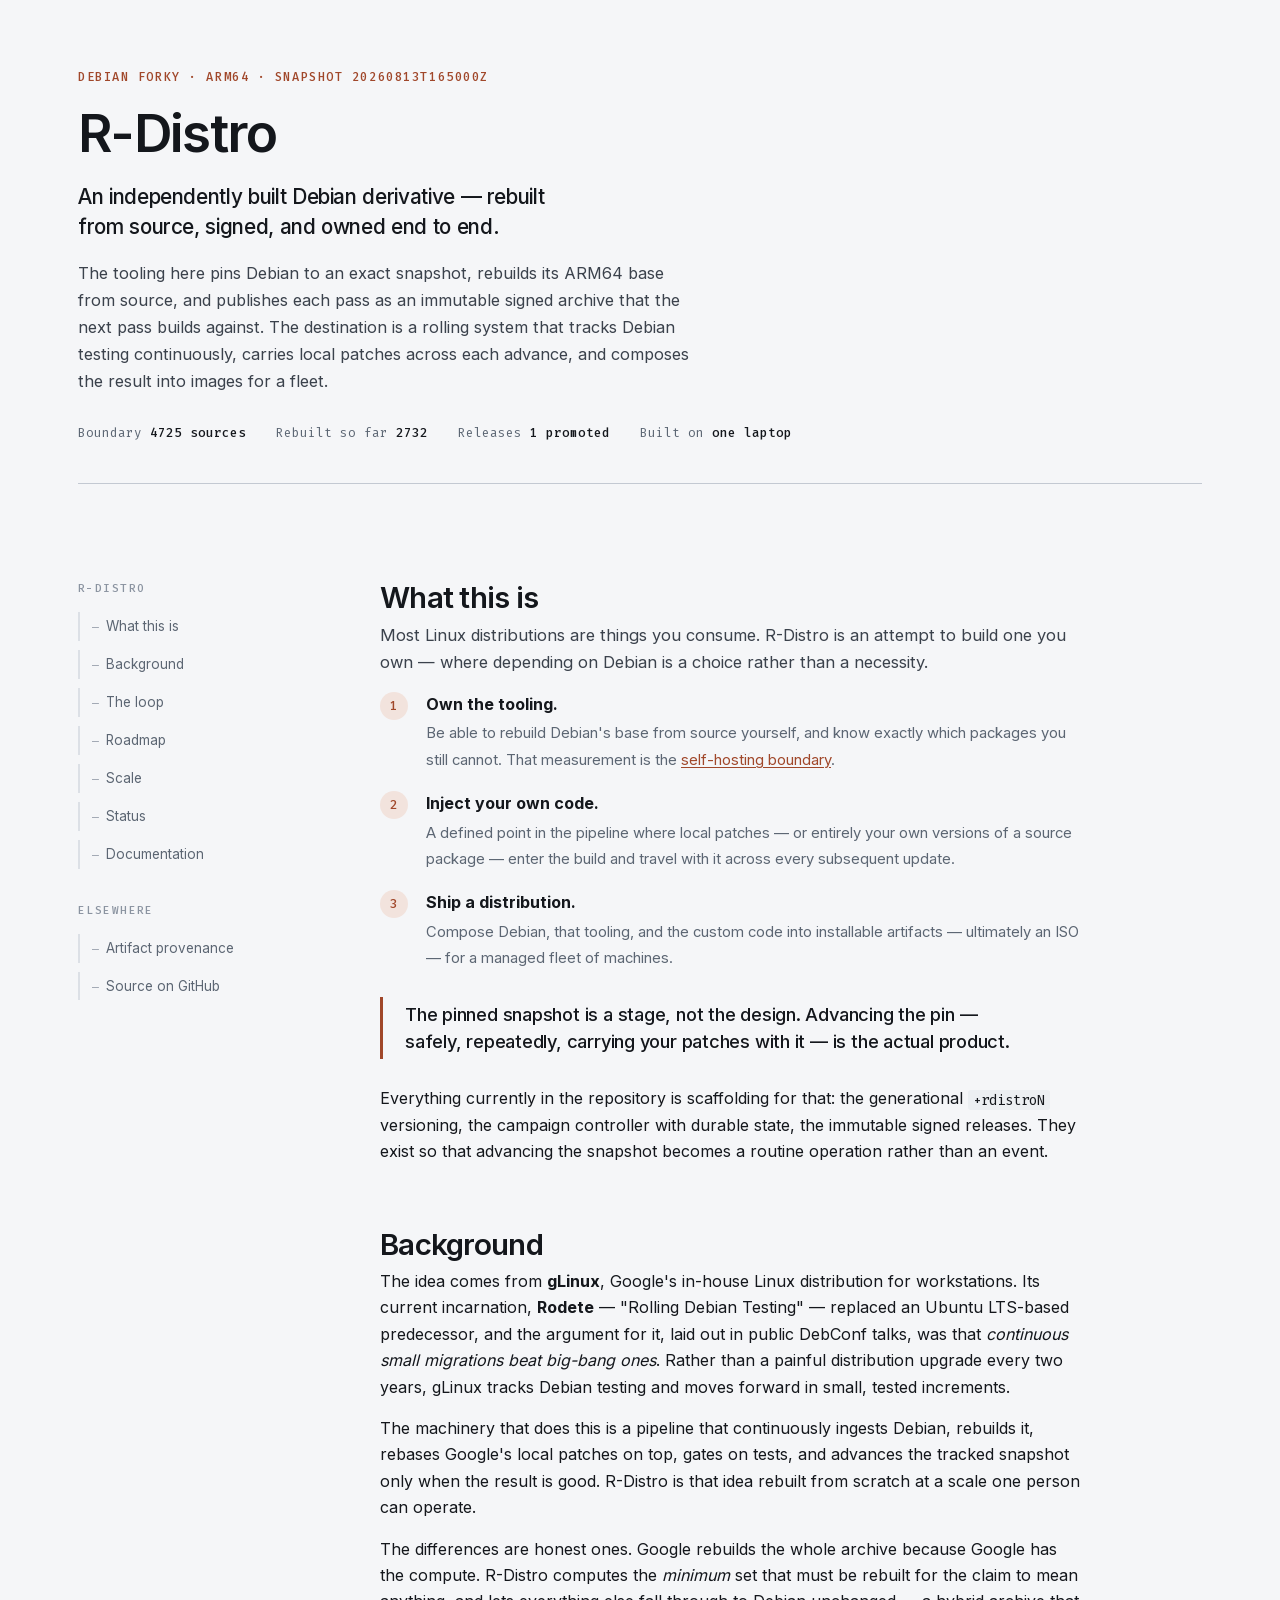
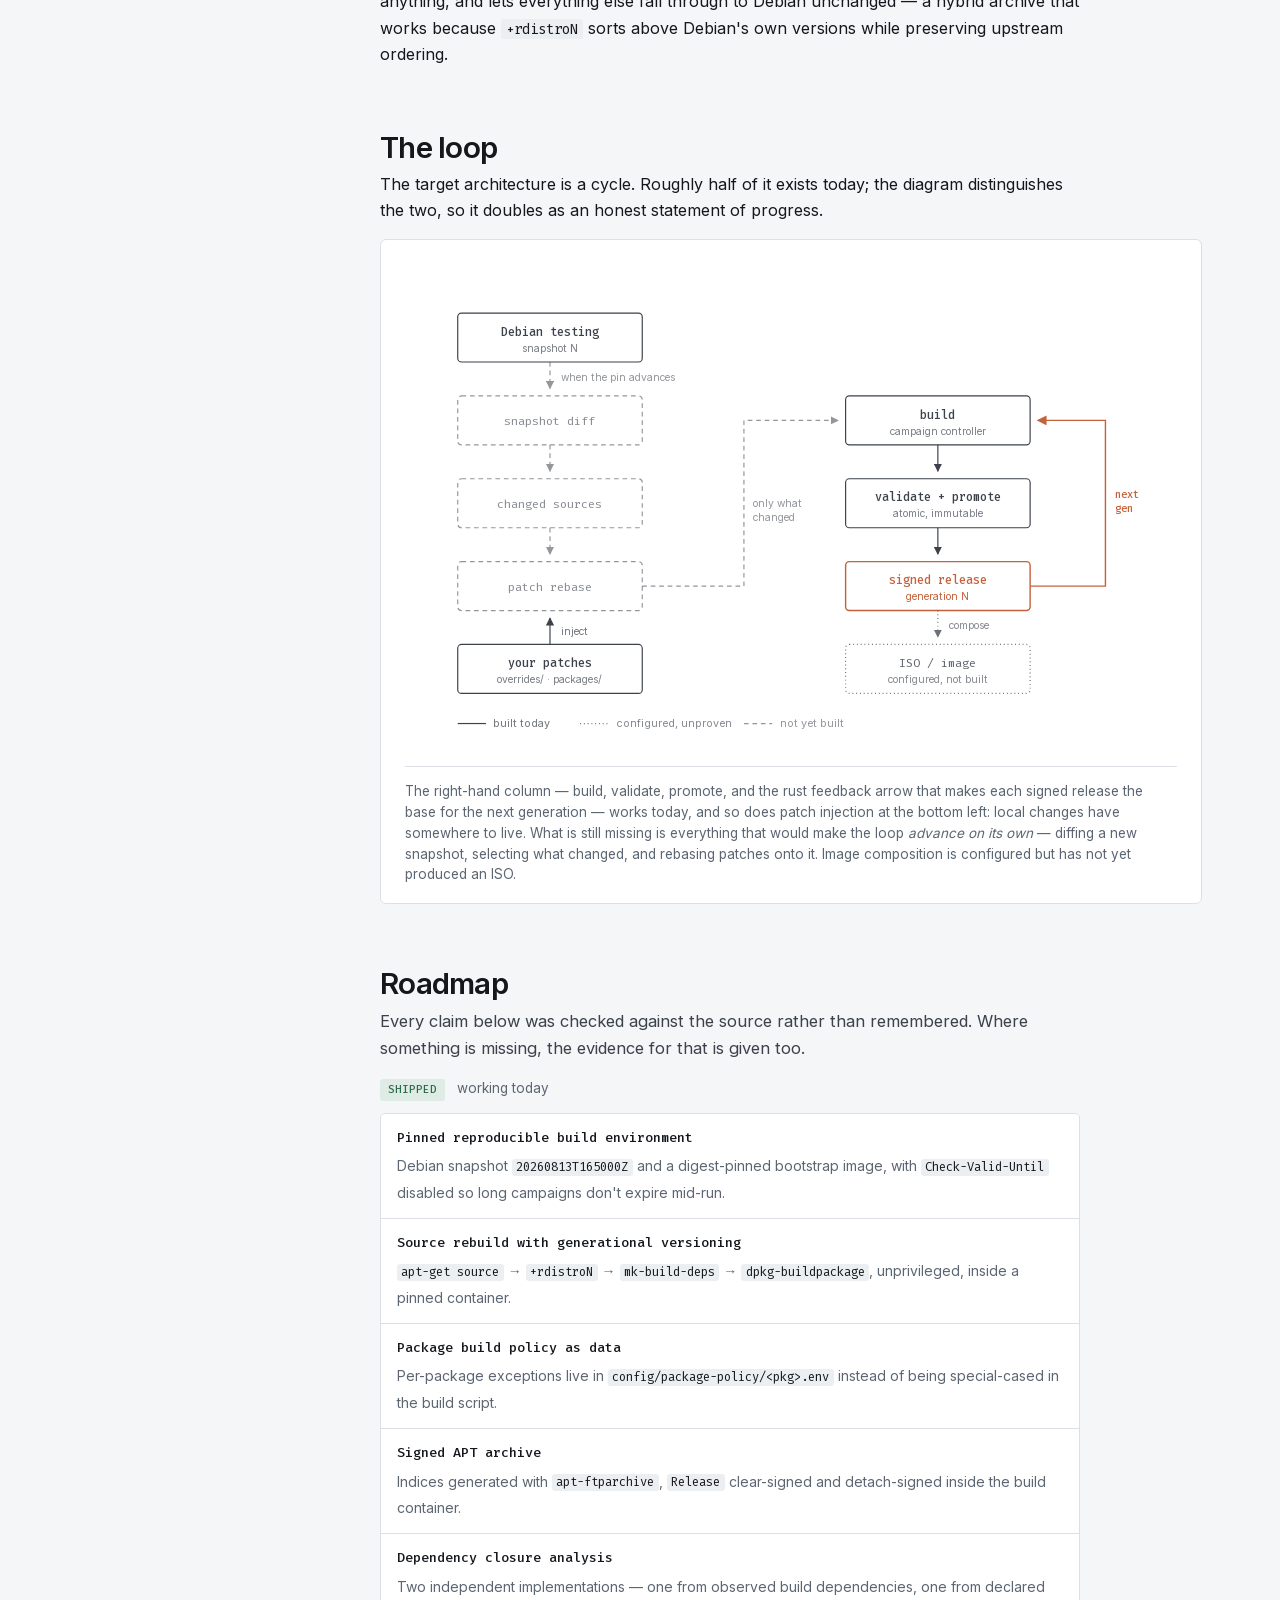
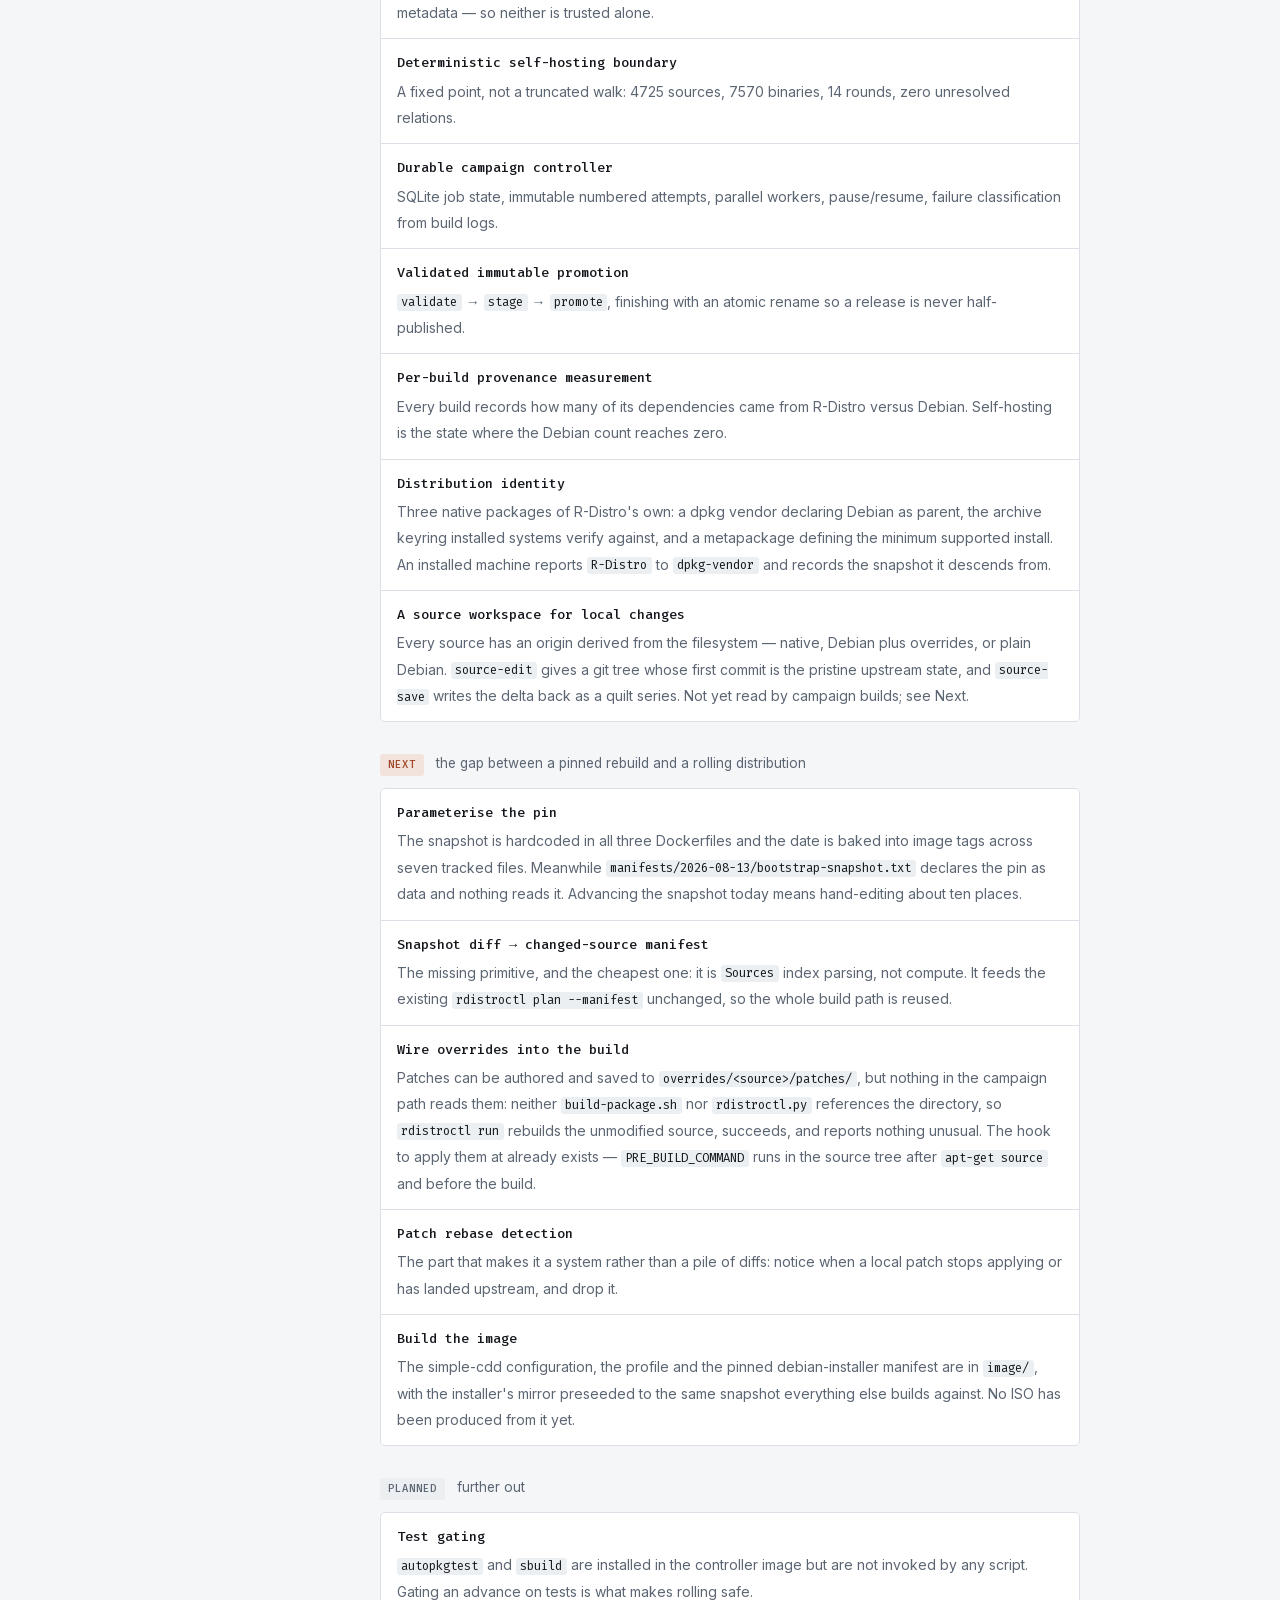
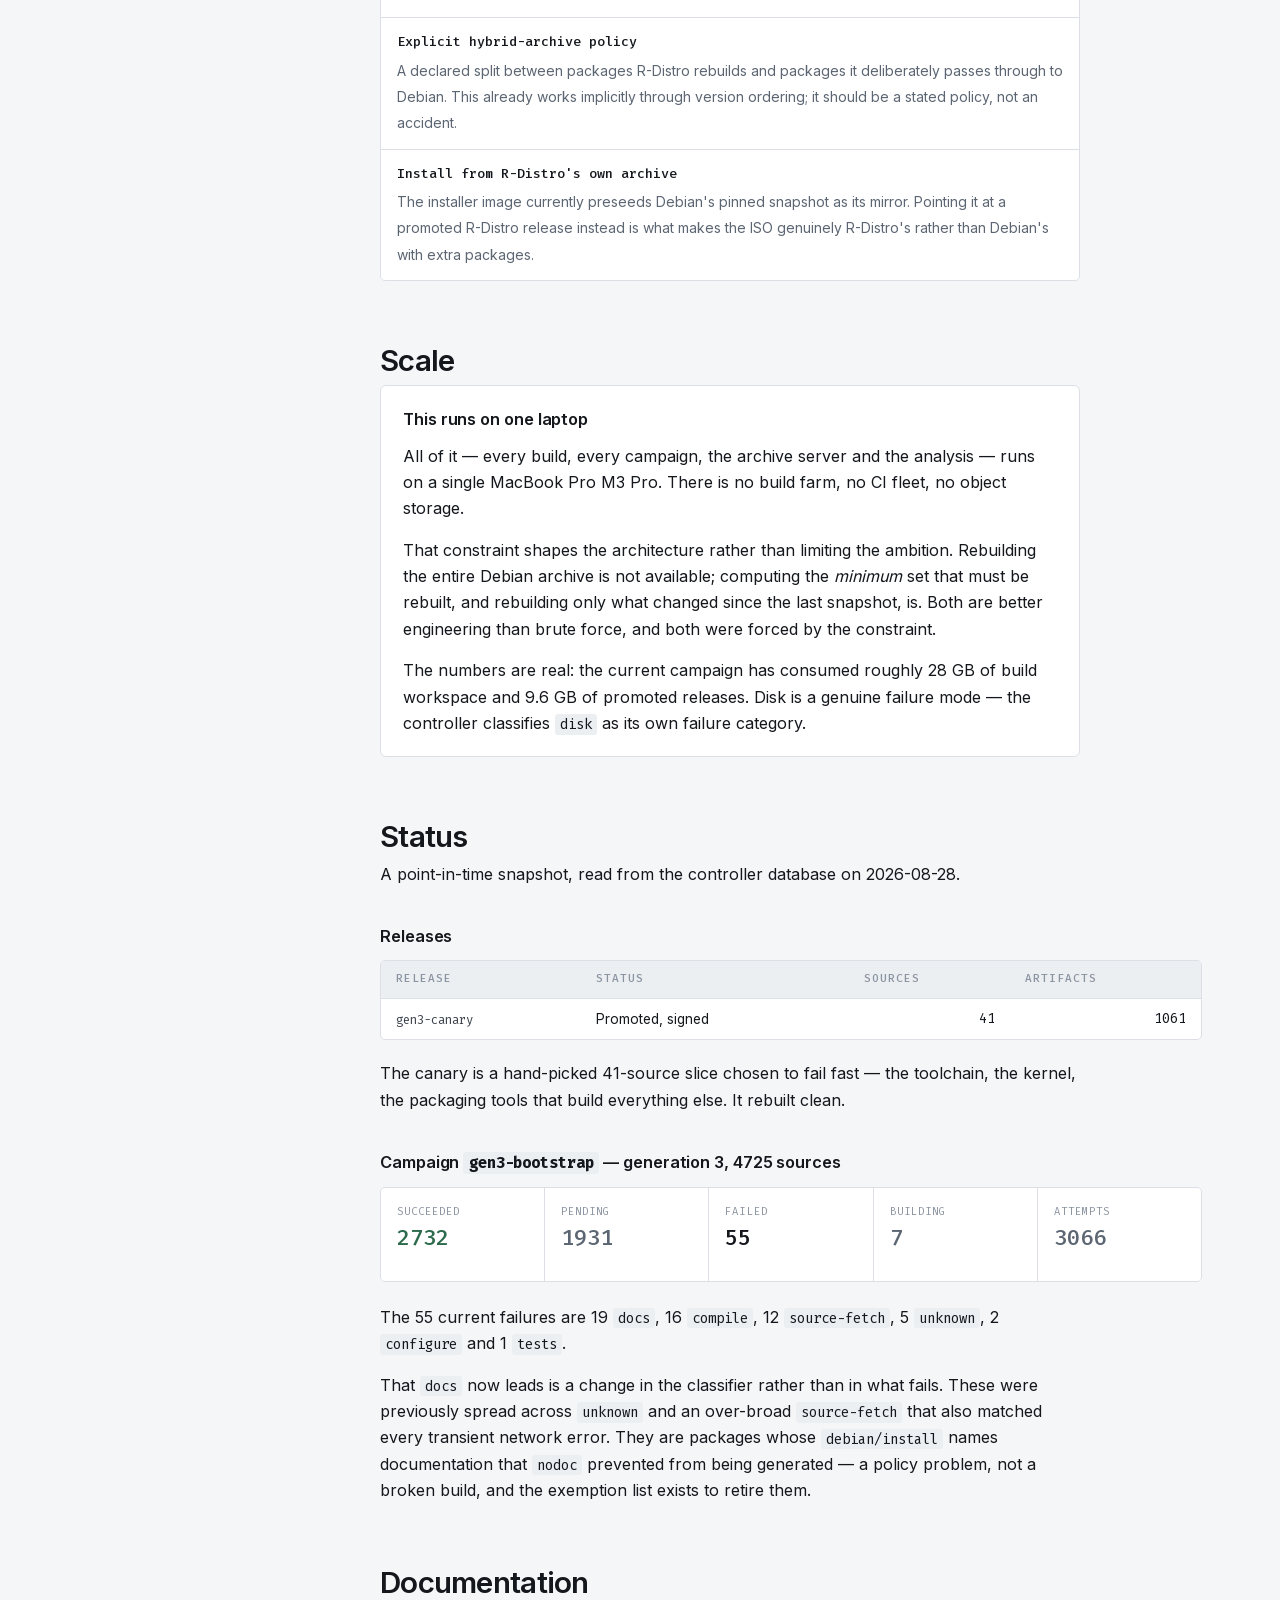
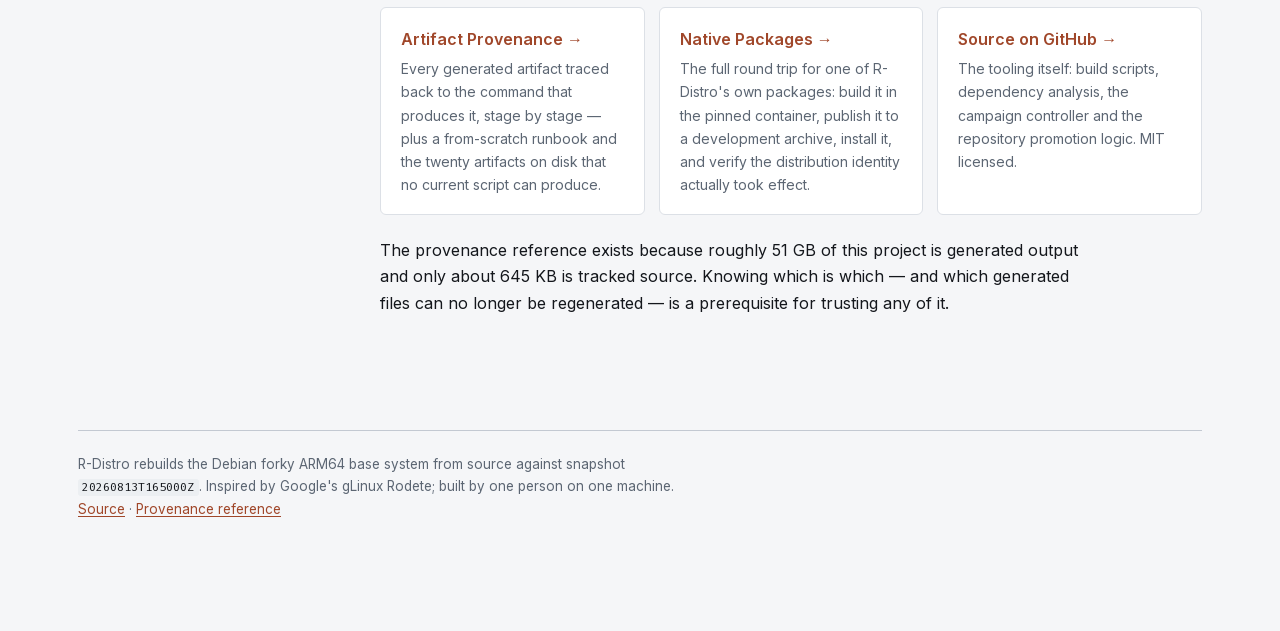
<file: docs/index.html>
<!doctype html>
<html lang="en">
<head>
<meta charset="utf-8">
<meta name="viewport" content="width=device-width, initial-scale=1">
<meta name="description" content="R-Distro rebuilds the Debian ARM64 base system from source, tracking Debian testing on a pinned snapshot — with the goal of a self-owned rolling distribution in the spirit of Google's gLinux.">
<meta name="color-scheme" content="light dark">
<link rel="canonical" href="https://rshrj.github.io/r-distro/">
<meta property="og:type" content="website">
<meta property="og:site_name" content="R-Distro">
<meta property="og:title" content="R-Distro">
<meta property="og:description" content="An independently built Debian derivative — rebuilt from source, patched, signed, and eventually composed into images for a fleet.">
<meta property="og:url" content="https://rshrj.github.io/r-distro/">
<meta property="og:image" content="https://rshrj.github.io/r-distro/assets/og-image.png">
<meta name="twitter:card" content="summary_large_image">
<title>R-Distro</title>
<link rel="stylesheet" href="assets/style.css">
<link rel="icon" href="data:image/svg+xml,<svg xmlns=%22http://www.w3.org/2000/svg%22 viewBox=%220 0 100 100%22><text y=%22.9em%22 font-size=%2290%22>&#128230;</text></svg>">
</head>
<body>

<div class="shell">

  <header class="masthead hero">
    <p class="eyebrow">Debian forky &middot; arm64 &middot; snapshot 20260813T165000Z</p>
    <h1>R-Distro</h1>
    <p class="hero-lede">An independently built Debian derivative — rebuilt from source, signed, and owned end to end.</p>
    <p class="hero-sub">The tooling here pins Debian to an exact snapshot, rebuilds its ARM64 base from source, and publishes each pass as an immutable signed archive that the next pass builds against. The destination is a rolling system that tracks Debian testing continuously, carries local patches across each advance, and composes the result into images for a fleet.</p>
    <div class="masthead-meta">
      <span>Boundary <b>4725 sources</b></span>
      <span>Rebuilt so far <b>2732</b></span>
      <span>Releases <b>1 promoted</b></span>
      <span>Built on <b>one laptop</b></span>
    </div>
  </header>

  <nav class="rail" aria-label="Contents">
    <h2>R-Distro</h2>
    <ol>
      <li><a href="#what"><span class="n">—</span>What this is</a></li>
      <li><a href="#background"><span class="n">—</span>Background</a></li>
      <li><a href="#loop"><span class="n">—</span>The loop</a></li>
      <li><a href="#roadmap"><span class="n">—</span>Roadmap</a></li>
      <li><a href="#scale"><span class="n">—</span>Scale</a></li>
      <li><a href="#status"><span class="n">—</span>Status</a></li>
      <li><a href="#docs"><span class="n">—</span>Documentation</a></li>
    </ol>
    <h2>Elsewhere</h2>
    <ol>
      <li><a href="provenance.html"><span class="n">—</span>Artifact provenance</a></li>
      <li><a href="https://github.com/rshrj/r-distro"><span class="n">—</span>Source on GitHub</a></li>
    </ol>
  </nav>

  <main>

    <section id="what">
      <h2 class="sec">What this is</h2>
      <p class="lede">Most Linux distributions are things you consume. R-Distro is an attempt to build one you own — where depending on Debian is a choice rather than a necessity.</p>

      <ol class="mission">
        <li>
          <b>Own the tooling.</b>
          <span>Be able to rebuild Debian's base from source yourself, and know exactly which packages you still cannot. That measurement is the <a href="provenance.html#s6">self-hosting boundary</a>.</span>
        </li>
        <li>
          <b>Inject your own code.</b>
          <span>A defined point in the pipeline where local patches — or entirely your own versions of a source package — enter the build and travel with it across every subsequent update.</span>
        </li>
        <li>
          <b>Ship a distribution.</b>
          <span>Compose Debian, that tooling, and the custom code into installable artifacts — ultimately an ISO — for a managed fleet of machines.</span>
        </li>
      </ol>

      <p class="pull">The pinned snapshot is a stage, not the design. Advancing the pin — safely, repeatedly, carrying your patches with it — is the actual product.</p>

      <p>Everything currently in the repository is scaffolding for that: the generational <code>+rdistroN</code> versioning, the campaign controller with durable state, the immutable signed releases. They exist so that advancing the snapshot becomes a routine operation rather than an event.</p>
    </section>

    <section id="background">
      <h2 class="sec">Background</h2>
      <p>The idea comes from <b>gLinux</b>, Google's in-house Linux distribution for workstations. Its current incarnation, <b>Rodete</b> — "Rolling Debian Testing" — replaced an Ubuntu&nbsp;LTS-based predecessor, and the argument for it, laid out in public DebConf talks, was that <em>continuous small migrations beat big-bang ones</em>. Rather than a painful distribution upgrade every two years, gLinux tracks Debian testing and moves forward in small, tested increments.</p>

      <p>The machinery that does this is a pipeline that continuously ingests Debian, rebuilds it, rebases Google's local patches on top, gates on tests, and advances the tracked snapshot only when the result is good. R-Distro is that idea rebuilt from scratch at a scale one person can operate.</p>

      <p>The differences are honest ones. Google rebuilds the whole archive because Google has the compute. R-Distro computes the <em>minimum</em> set that must be rebuilt for the claim to mean anything, and lets everything else fall through to Debian unchanged — a hybrid archive that works because <code>+rdistroN</code> sorts above Debian's own versions while preserving upstream ordering.</p>
    </section>

    <section id="loop">
      <h2 class="sec">The loop</h2>
      <p>The target architecture is a cycle. Roughly half of it exists today; the diagram distinguishes the two, so it doubles as an honest statement of progress.</p>

      <figure>
        <svg viewBox="0 0 820 512" role="img" aria-label="The R-Distro cycle. Built today: local patch injection, build, validate and promote, signed release, and the feedback arrow by which each signed release becomes the base for the next generation's builds. Configured but not yet proven: image composition into an ISO for a fleet. Not yet built: snapshot diff, changed-source selection, and patch rebase.">
          <defs>
            <marker id="a1" viewBox="0 0 10 10" refX="9" refY="5" markerWidth="7" markerHeight="7" orient="auto-start-reverse">
              <path d="M 0 0 L 10 5 L 0 10 z" fill="currentColor"></path>
            </marker>
            <marker id="a2" viewBox="0 0 10 10" refX="9" refY="5" markerWidth="7" markerHeight="7" orient="auto-start-reverse">
              <path d="M 0 0 L 10 5 L 0 10 z" fill="#C4623C"></path>
            </marker>
          </defs>

          <!-- left column: ingest, not yet built -->
          <rect x="56" y="50" width="196" height="52" rx="4" fill="none" stroke="currentColor" stroke-width="1.25"></rect>
          <text x="154" y="74" text-anchor="middle" font-family="Fira Mono, Menlo, monospace" font-size="12.5" font-weight="500" fill="currentColor">Debian testing</text>
          <text x="154" y="91" text-anchor="middle" font-family="Inter, Helvetica Neue, Arial, sans-serif" font-size="11" fill="currentColor" opacity="0.68">snapshot N</text>

          <rect x="56" y="138" width="196" height="52" rx="4" fill="none" stroke="currentColor" stroke-width="1.25" stroke-dasharray="5 4" opacity="0.55"></rect>
          <text x="154" y="169" text-anchor="middle" font-family="Fira Mono, Menlo, monospace" font-size="12.5" fill="currentColor" opacity="0.62">snapshot diff</text>

          <rect x="56" y="226" width="196" height="52" rx="4" fill="none" stroke="currentColor" stroke-width="1.25" stroke-dasharray="5 4" opacity="0.55"></rect>
          <text x="154" y="257" text-anchor="middle" font-family="Fira Mono, Menlo, monospace" font-size="12.5" fill="currentColor" opacity="0.62">changed sources</text>

          <rect x="56" y="314" width="196" height="52" rx="4" fill="none" stroke="currentColor" stroke-width="1.25" stroke-dasharray="5 4" opacity="0.55"></rect>
          <text x="154" y="345" text-anchor="middle" font-family="Fira Mono, Menlo, monospace" font-size="12.5" fill="currentColor" opacity="0.62">patch rebase</text>

          <rect x="56" y="402" width="196" height="52" rx="4" fill="none" stroke="currentColor" stroke-width="1.25"></rect>
          <text x="154" y="426" text-anchor="middle" font-family="Fira Mono, Menlo, monospace" font-size="12.5" font-weight="500" fill="currentColor">your patches</text>
          <text x="154" y="443" text-anchor="middle" font-family="Inter, Helvetica Neue, Arial, sans-serif" font-size="11" fill="currentColor" opacity="0.68">overrides/ · packages/</text>

          <!-- right column: built -->
          <rect x="468" y="138" width="196" height="52" rx="4" fill="none" stroke="currentColor" stroke-width="1.25"></rect>
          <text x="566" y="162" text-anchor="middle" font-family="Fira Mono, Menlo, monospace" font-size="12.5" font-weight="500" fill="currentColor">build</text>
          <text x="566" y="179" text-anchor="middle" font-family="Inter, Helvetica Neue, Arial, sans-serif" font-size="11" fill="currentColor" opacity="0.68">campaign controller</text>

          <rect x="468" y="226" width="196" height="52" rx="4" fill="none" stroke="currentColor" stroke-width="1.25"></rect>
          <text x="566" y="250" text-anchor="middle" font-family="Fira Mono, Menlo, monospace" font-size="12.5" font-weight="500" fill="currentColor">validate + promote</text>
          <text x="566" y="267" text-anchor="middle" font-family="Inter, Helvetica Neue, Arial, sans-serif" font-size="11" fill="currentColor" opacity="0.68">atomic, immutable</text>

          <rect x="468" y="314" width="196" height="52" rx="4" fill="none" stroke="#C4623C" stroke-width="1.5"></rect>
          <text x="566" y="338" text-anchor="middle" font-family="Fira Mono, Menlo, monospace" font-size="12.5" font-weight="500" fill="#C4623C">signed release</text>
          <text x="566" y="355" text-anchor="middle" font-family="Inter, Helvetica Neue, Arial, sans-serif" font-size="11" fill="#C4623C">generation N</text>

          <rect x="468" y="402" width="196" height="52" rx="4" fill="none" stroke="currentColor" stroke-width="1.25" stroke-dasharray="1 3" opacity="0.75"></rect>
          <text x="566" y="426" text-anchor="middle" font-family="Fira Mono, Menlo, monospace" font-size="12.5" fill="currentColor" opacity="0.82">ISO / image</text>
          <text x="566" y="443" text-anchor="middle" font-family="Inter, Helvetica Neue, Arial, sans-serif" font-size="11" fill="currentColor" opacity="0.62">configured, not built</text>

          <!-- left column flow -->
          <line x1="154" y1="102" x2="154" y2="130" stroke="currentColor" stroke-width="1.25" stroke-dasharray="5 4" opacity="0.55" marker-end="url(#a1)"></line>
          <text x="166" y="122" font-family="Inter, Helvetica Neue, Arial, sans-serif" font-size="11" fill="currentColor" opacity="0.55">when the pin advances</text>
          <line x1="154" y1="190" x2="154" y2="218" stroke="currentColor" stroke-width="1.25" stroke-dasharray="5 4" opacity="0.55" marker-end="url(#a1)"></line>
          <line x1="154" y1="278" x2="154" y2="306" stroke="currentColor" stroke-width="1.25" stroke-dasharray="5 4" opacity="0.55" marker-end="url(#a1)"></line>
          <line x1="154" y1="402" x2="154" y2="374" stroke="currentColor" stroke-width="1.25" marker-end="url(#a1)"></line>
          <text x="166" y="392" font-family="Inter, Helvetica Neue, Arial, sans-serif" font-size="11" fill="currentColor" opacity="0.72">inject</text>

          <!-- patch rebase -> build -->
          <path d="M 252 340 L 360 340 L 360 164 L 460 164" fill="none" stroke="currentColor" stroke-width="1.25" stroke-dasharray="5 4" opacity="0.55" marker-end="url(#a1)"></path>
          <text x="370" y="256" font-family="Inter, Helvetica Neue, Arial, sans-serif" font-size="11" fill="currentColor" opacity="0.55">only what</text>
          <text x="370" y="271" font-family="Inter, Helvetica Neue, Arial, sans-serif" font-size="11" fill="currentColor" opacity="0.55">changed</text>

          <!-- right column flow -->
          <line x1="566" y1="190" x2="566" y2="218" stroke="currentColor" stroke-width="1.25" marker-end="url(#a1)"></line>
          <line x1="566" y1="278" x2="566" y2="306" stroke="currentColor" stroke-width="1.25" marker-end="url(#a1)"></line>
          <line x1="566" y1="366" x2="566" y2="394" stroke="currentColor" stroke-width="1.25" stroke-dasharray="1 3" opacity="0.75" marker-end="url(#a1)"></line>
          <text x="578" y="386" font-family="Inter, Helvetica Neue, Arial, sans-serif" font-size="11" fill="currentColor" opacity="0.62">compose</text>

          <!-- feedback: signed release -> build -->
          <path d="M 664 340 L 744 340 L 744 164 L 672 164" fill="none" stroke="#C4623C" stroke-width="1.5" marker-end="url(#a2)"></path>
          <text x="754" y="246" font-family="Fira Mono, Menlo, monospace" font-size="11" fill="#C4623C" font-weight="500">next</text>
          <text x="754" y="261" font-family="Fira Mono, Menlo, monospace" font-size="11" fill="#C4623C" font-weight="500">gen</text>

          <!-- legend -->
          <line x1="56" y1="486" x2="86" y2="486" stroke="currentColor" stroke-width="1.25"></line>
          <text x="94" y="490" font-family="Inter, Helvetica Neue, Arial, sans-serif" font-size="11.5" fill="currentColor" opacity="0.72">built today</text>
          <line x1="186" y1="486" x2="216" y2="486" stroke="currentColor" stroke-width="1.25" stroke-dasharray="1 3" opacity="0.75"></line>
          <text x="224" y="490" font-family="Inter, Helvetica Neue, Arial, sans-serif" font-size="11.5" fill="currentColor" opacity="0.62">configured, unproven</text>
          <line x1="360" y1="486" x2="390" y2="486" stroke="currentColor" stroke-width="1.25" stroke-dasharray="5 4" opacity="0.55"></line>
          <text x="398" y="490" font-family="Inter, Helvetica Neue, Arial, sans-serif" font-size="11.5" fill="currentColor" opacity="0.55">not yet built</text>
        </svg>
        <figcaption>The right-hand column — build, validate, promote, and the rust feedback arrow that makes each signed release the base for the next generation — works today, and so does patch injection at the bottom left: local changes have somewhere to live. What is still missing is everything that would make the loop <em>advance on its own</em> — diffing a new snapshot, selecting what changed, and rebasing patches onto it. Image composition is configured but has not yet produced an ISO.</figcaption>
      </figure>
    </section>

    <section id="roadmap">
      <h2 class="sec">Roadmap</h2>
      <p class="lede">Every claim below was checked against the source rather than remembered. Where something is missing, the evidence for that is given too.</p>

      <div class="rm-group">
        <div class="rm-head">
          <span class="badge b-shipped">Shipped</span>
          <span class="rm-note">working today</span>
        </div>
        <ul class="rm-list">
          <li><b>Pinned reproducible build environment</b><span>Debian snapshot <code>20260813T165000Z</code> and a digest-pinned bootstrap image, with <code>Check-Valid-Until</code> disabled so long campaigns don't expire mid-run.</span></li>
          <li><b>Source rebuild with generational versioning</b><span><code>apt-get source</code> → <code>+rdistroN</code> → <code>mk-build-deps</code> → <code>dpkg-buildpackage</code>, unprivileged, inside a pinned container.</span></li>
          <li><b>Package build policy as data</b><span>Per-package exceptions live in <code>config/package-policy/&lt;pkg&gt;.env</code> instead of being special-cased in the build script.</span></li>
          <li><b>Signed APT archive</b><span>Indices generated with <code>apt-ftparchive</code>, <code>Release</code> clear-signed and detach-signed inside the build container.</span></li>
          <li><b>Dependency closure analysis</b><span>Two independent implementations — one from observed build dependencies, one from declared metadata — so neither is trusted alone.</span></li>
          <li><b>Deterministic self-hosting boundary</b><span>A fixed point, not a truncated walk: 4725 sources, 7570 binaries, 14 rounds, zero unresolved relations.</span></li>
          <li><b>Durable campaign controller</b><span>SQLite job state, immutable numbered attempts, parallel workers, pause/resume, failure classification from build logs.</span></li>
          <li><b>Validated immutable promotion</b><span><code>validate</code> → <code>stage</code> → <code>promote</code>, finishing with an atomic rename so a release is never half-published.</span></li>
          <li><b>Per-build provenance measurement</b><span>Every build records how many of its dependencies came from R-Distro versus Debian. Self-hosting is the state where the Debian count reaches zero.</span></li>
          <li><b>Distribution identity</b><span>Three native packages of R-Distro's own: a dpkg vendor declaring Debian as parent, the archive keyring installed systems verify against, and a metapackage defining the minimum supported install. An installed machine reports <code>R-Distro</code> to <code>dpkg-vendor</code> and records the snapshot it descends from.</span></li>
          <li><b>A source workspace for local changes</b><span>Every source has an origin derived from the filesystem — native, Debian plus overrides, or plain Debian. <code>source-edit</code> gives a git tree whose first commit is the pristine upstream state, and <code>source-save</code> writes the delta back as a quilt series. Not yet read by campaign builds; see Next.</span></li>
        </ul>
      </div>

      <div class="rm-group">
        <div class="rm-head">
          <span class="badge b-next">Next</span>
          <span class="rm-note">the gap between a pinned rebuild and a rolling distribution</span>
        </div>
        <ul class="rm-list">
          <li><b>Parameterise the pin</b><span>The snapshot is hardcoded in all three Dockerfiles and the date is baked into image tags across seven tracked files. Meanwhile <code>manifests/2026-08-13/bootstrap-snapshot.txt</code> declares the pin as data and nothing reads it. Advancing the snapshot today means hand-editing about ten places.</span></li>
          <li><b>Snapshot diff → changed-source manifest</b><span>The missing primitive, and the cheapest one: it is <code>Sources</code> index parsing, not compute. It feeds the existing <code>rdistroctl plan --manifest</code> unchanged, so the whole build path is reused.</span></li>
          <li><b>Wire overrides into the build</b><span>Patches can be authored and saved to <code>overrides/&lt;source&gt;/patches/</code>, but nothing in the campaign path reads them: neither <code>build-package.sh</code> nor <code>rdistroctl.py</code> references the directory, so <code>rdistroctl run</code> rebuilds the unmodified source, succeeds, and reports nothing unusual. The hook to apply them at already exists — <code>PRE_BUILD_COMMAND</code> runs in the source tree after <code>apt-get source</code> and before the build.</span></li>
          <li><b>Patch rebase detection</b><span>The part that makes it a system rather than a pile of diffs: notice when a local patch stops applying or has landed upstream, and drop it.</span></li>
          <li><b>Build the image</b><span>The simple-cdd configuration, the profile and the pinned debian-installer manifest are in <code>image/</code>, with the installer's mirror preseeded to the same snapshot everything else builds against. No ISO has been produced from it yet.</span></li>
        </ul>
      </div>

      <div class="rm-group">
        <div class="rm-head">
          <span class="badge b-planned">Planned</span>
          <span class="rm-note">further out</span>
        </div>
        <ul class="rm-list">
          <li><b>Test gating</b><span><code>autopkgtest</code> and <code>sbuild</code> are installed in the controller image but are not invoked by any script. Gating an advance on tests is what makes rolling safe.</span></li>
          <li><b>Explicit hybrid-archive policy</b><span>A declared split between packages R-Distro rebuilds and packages it deliberately passes through to Debian. This already works implicitly through version ordering; it should be a stated policy, not an accident.</span></li>
          <li><b>Install from R-Distro's own archive</b><span>The installer image currently preseeds Debian's pinned snapshot as its mirror. Pointing it at a promoted R-Distro release instead is what makes the ISO genuinely R-Distro's rather than Debian's with extra packages.</span></li>
        </ul>
      </div>
    </section>

    <section id="scale">
      <h2 class="sec">Scale</h2>
      <div class="constraint">
        <h3>This runs on one laptop</h3>
        <p>All of it — every build, every campaign, the archive server and the analysis — runs on a single MacBook&nbsp;Pro&nbsp;M3&nbsp;Pro. There is no build farm, no CI fleet, no object storage.</p>
        <p>That constraint shapes the architecture rather than limiting the ambition. Rebuilding the entire Debian archive is not available; computing the <em>minimum</em> set that must be rebuilt, and rebuilding only what changed since the last snapshot, is. Both are better engineering than brute force, and both were forced by the constraint.</p>
        <p>The numbers are real: the current campaign has consumed roughly 28&nbsp;GB of build workspace and 9.6&nbsp;GB of promoted releases. Disk is a genuine failure mode — the controller classifies <code>disk</code> as its own failure category.</p>
      </div>
    </section>

    <section id="status">
      <h2 class="sec">Status</h2>
      <p>A point-in-time snapshot, read from the controller database on 2026-08-28.</p>

      <h3>Releases</h3>
      <div class="tw"><table>
        <thead><tr><th>Release</th><th>Status</th><th>Sources</th><th>Artifacts</th></tr></thead>
        <tbody><tr><td><code>gen3-canary</code></td><td>Promoted, signed</td><td class="num">41</td><td class="num">1061</td></tr></tbody>
      </table></div>
      <p>The canary is a hand-picked 41-source slice chosen to fail fast — the toolchain, the kernel, the packaging tools that build everything else. It rebuilt clean.</p>

      <h3>Campaign <code>gen3-bootstrap</code> — generation 3, 4725 sources</h3>
      <div class="stats">
        <div class="stat"><p class="k">Succeeded</p><p class="v ok">2732</p></div>
        <div class="stat"><p class="k">Pending</p><p class="v dim">1931</p></div>
        <div class="stat"><p class="k">Failed</p><p class="v">55</p></div>
        <div class="stat"><p class="k">Building</p><p class="v dim">7</p></div>
        <div class="stat"><p class="k">Attempts</p><p class="v dim">3066</p></div>
      </div>
      <p>The 55 current failures are 19 <code>docs</code>, 16 <code>compile</code>, 12 <code>source-fetch</code>, 5 <code>unknown</code>, 2 <code>configure</code> and 1 <code>tests</code>.</p>
      <p>That <code>docs</code> now leads is a change in the classifier rather than in what fails. These were previously spread across <code>unknown</code> and an over-broad <code>source-fetch</code> that also matched every transient network error. They are packages whose <code>debian/install</code> names documentation that <code>nodoc</code> prevented from being generated — a policy problem, not a broken build, and the exemption list exists to retire them.</p>
    </section>

    <section id="docs">
      <h2 class="sec">Documentation</h2>
      <div class="cards">
        <a class="card" href="provenance.html">
          <p class="ct">Artifact Provenance →</p>
          <p class="cd">Every generated artifact traced back to the command that produces it, stage by stage — plus a from-scratch runbook and the twenty artifacts on disk that no current script can produce.</p>
        </a>
        <a class="card" href="https://github.com/rshrj/r-distro/blob/main/docs/native-package-walkthrough.md">
          <p class="ct">Native Packages →</p>
          <p class="cd">The full round trip for one of R-Distro's own packages: build it in the pinned container, publish it to a development archive, install it, and verify the distribution identity actually took effect.</p>
        </a>
        <a class="card" href="https://github.com/rshrj/r-distro">
          <p class="ct">Source on GitHub →</p>
          <p class="cd">The tooling itself: build scripts, dependency analysis, the campaign controller and the repository promotion logic. MIT licensed.</p>
        </a>
      </div>
      <p>The provenance reference exists because roughly 51&nbsp;GB of this project is generated output and only about 645&nbsp;KB is tracked source. Knowing which is which — and which generated files can no longer be regenerated — is a prerequisite for trusting any of it.</p>
    </section>

  </main>

  <footer>
    <p>R-Distro rebuilds the Debian forky ARM64 base system from source against snapshot <code>20260813T165000Z</code>. Inspired by Google's gLinux Rodete; built by one person on one machine. <a href="https://github.com/rshrj/r-distro">Source</a> &middot; <a href="provenance.html">Provenance reference</a></p>
  </footer>

</div>
</body>
</html>
</file>
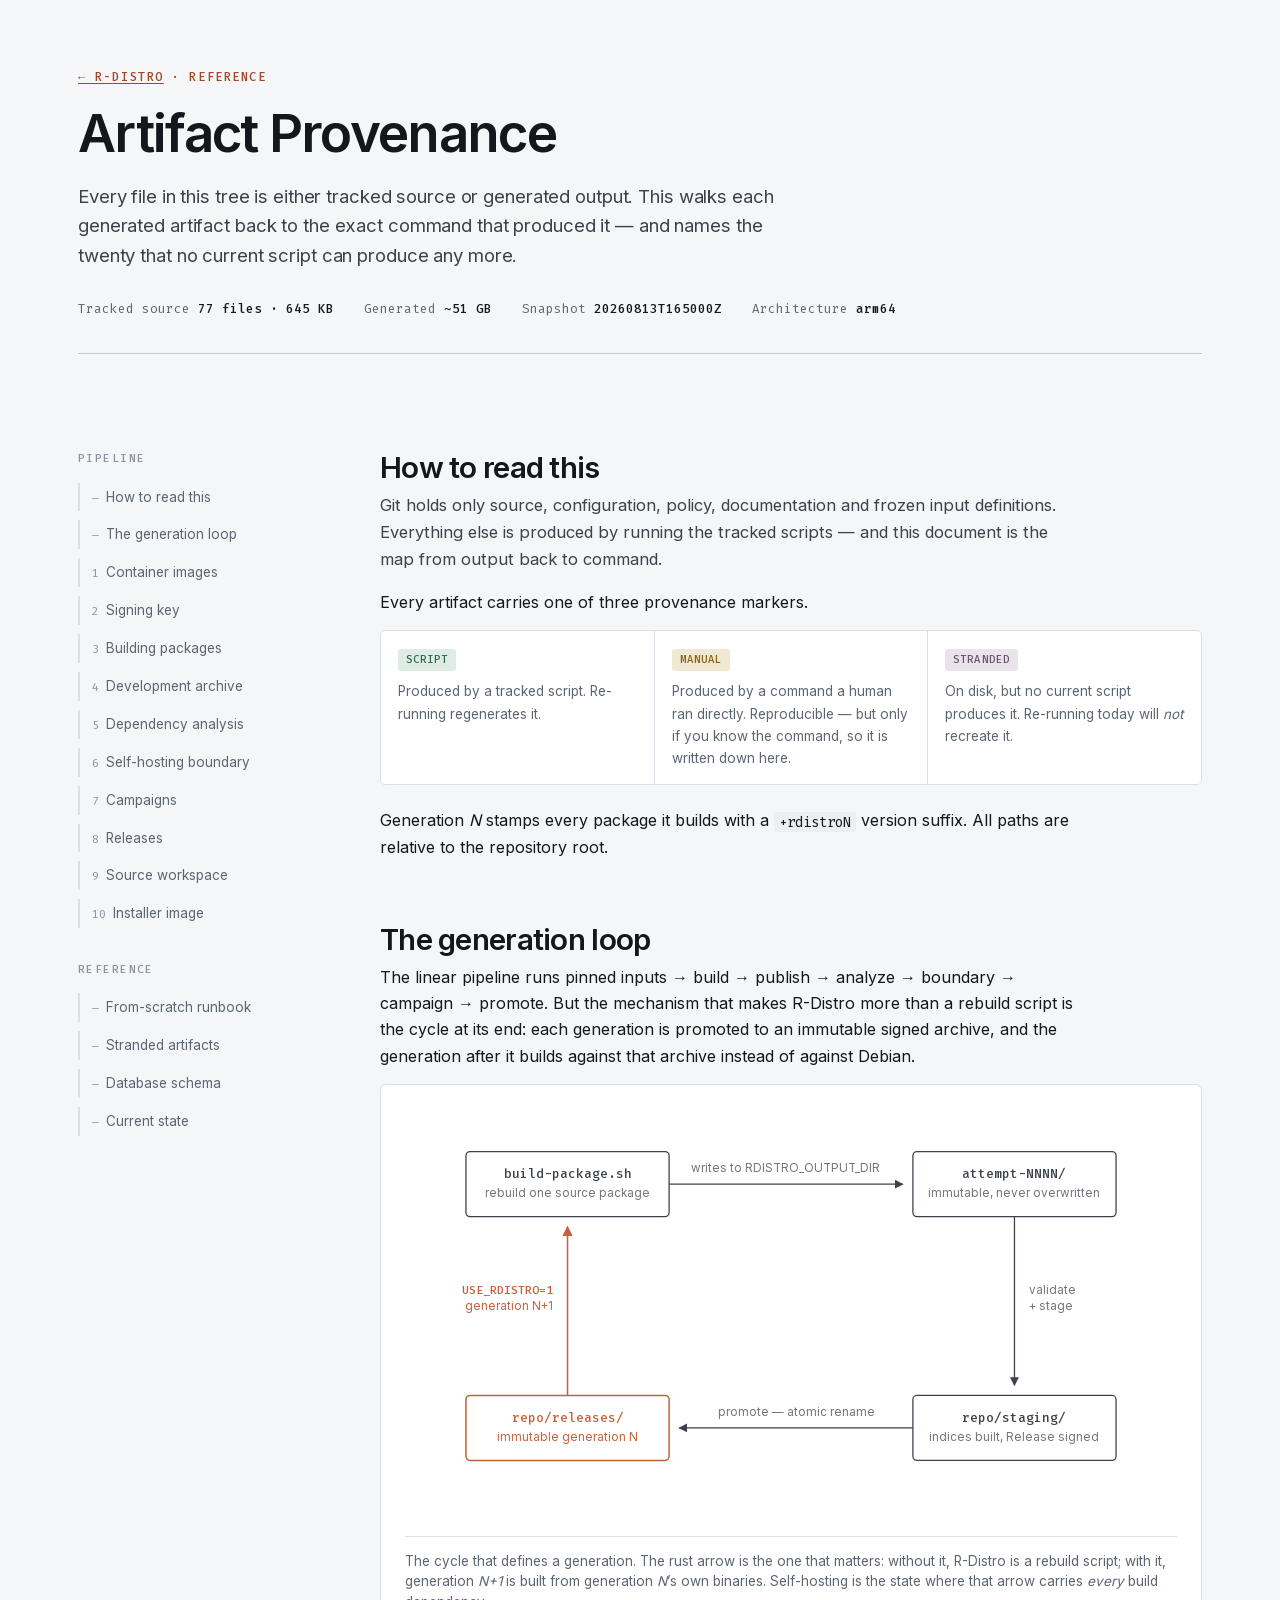
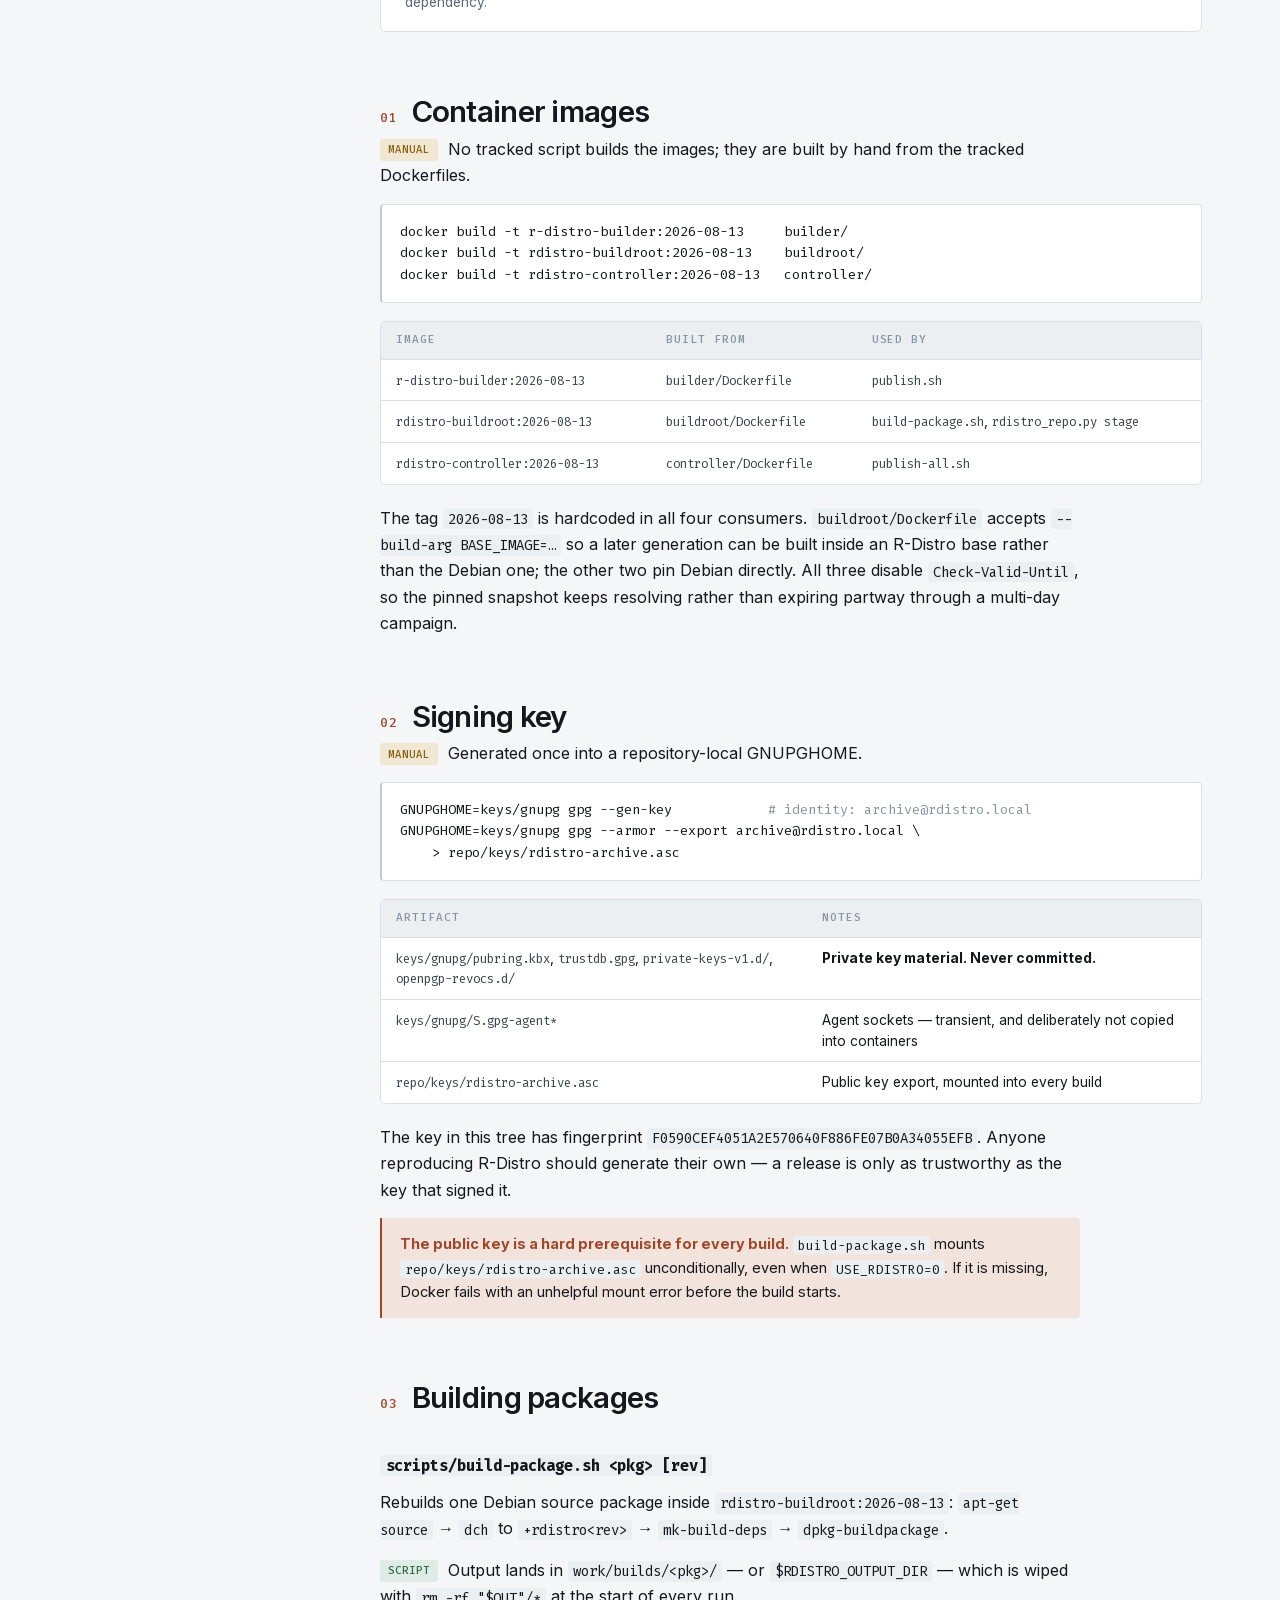
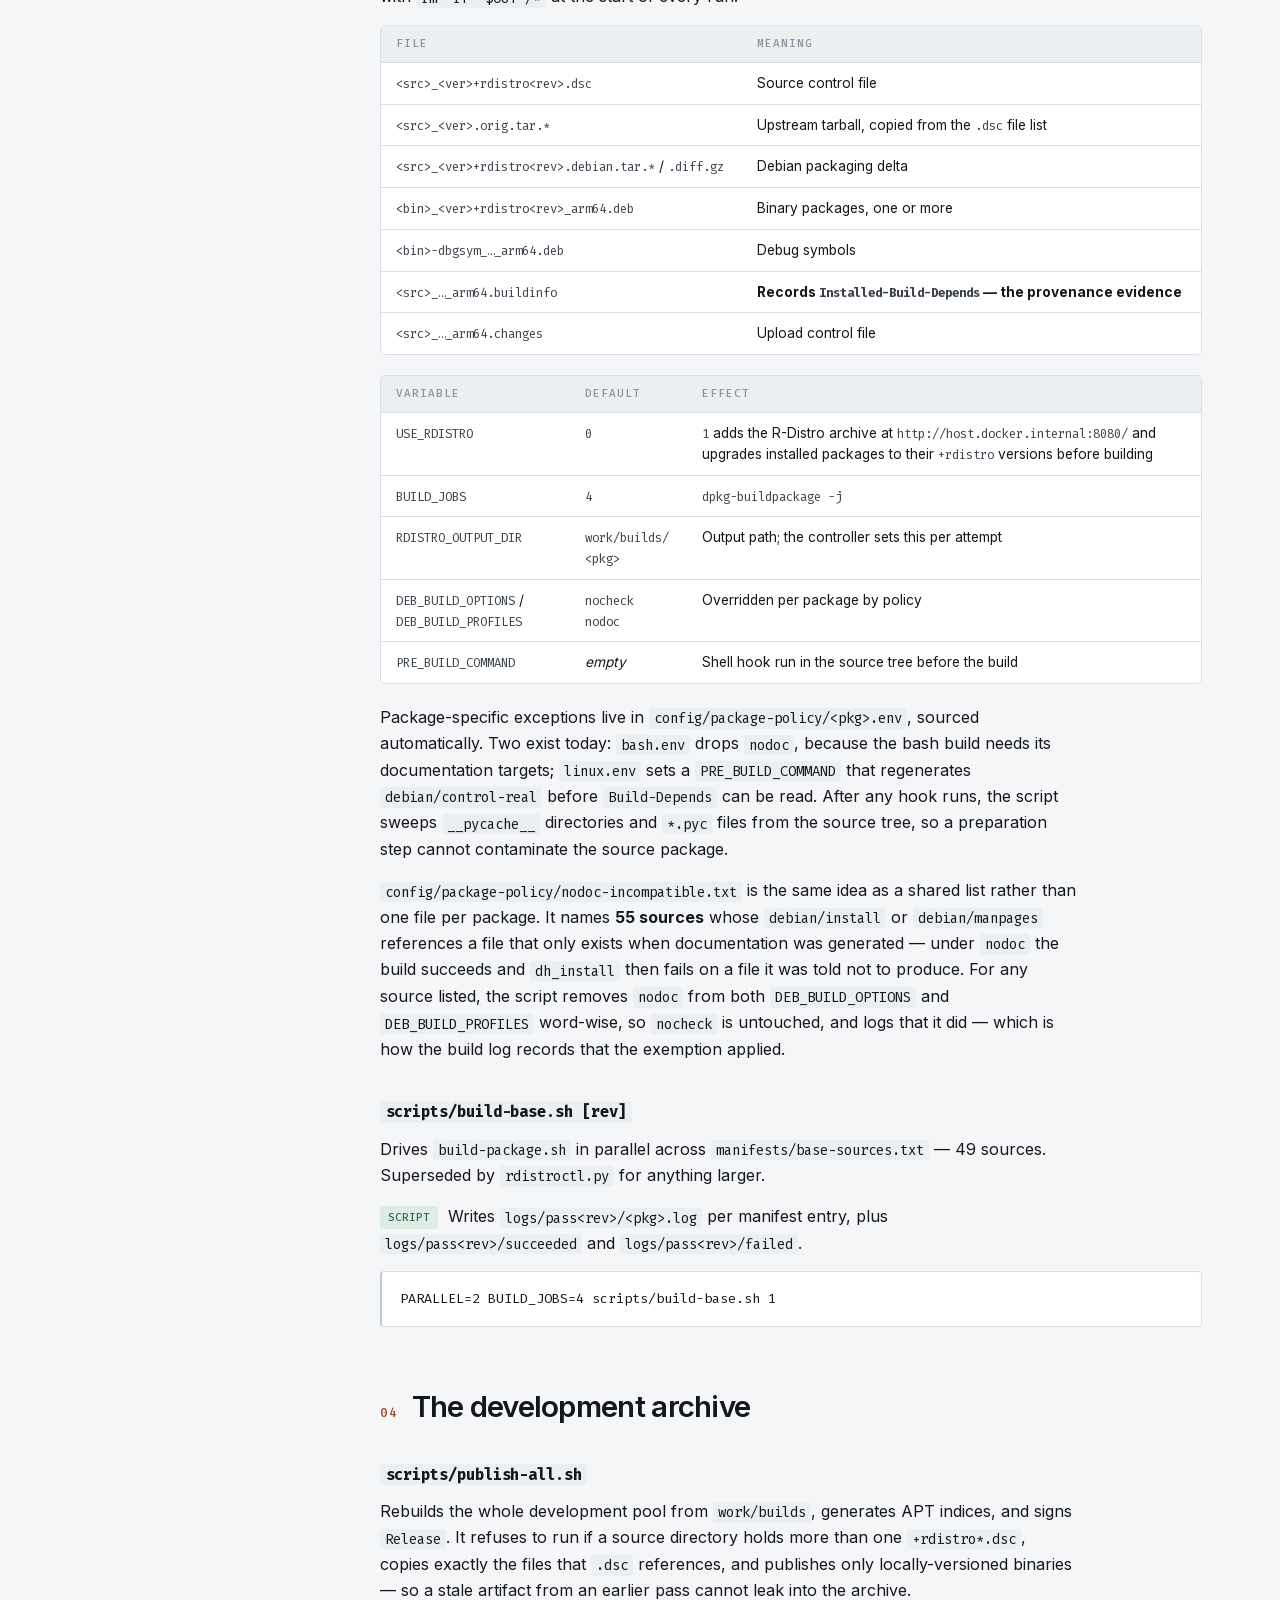
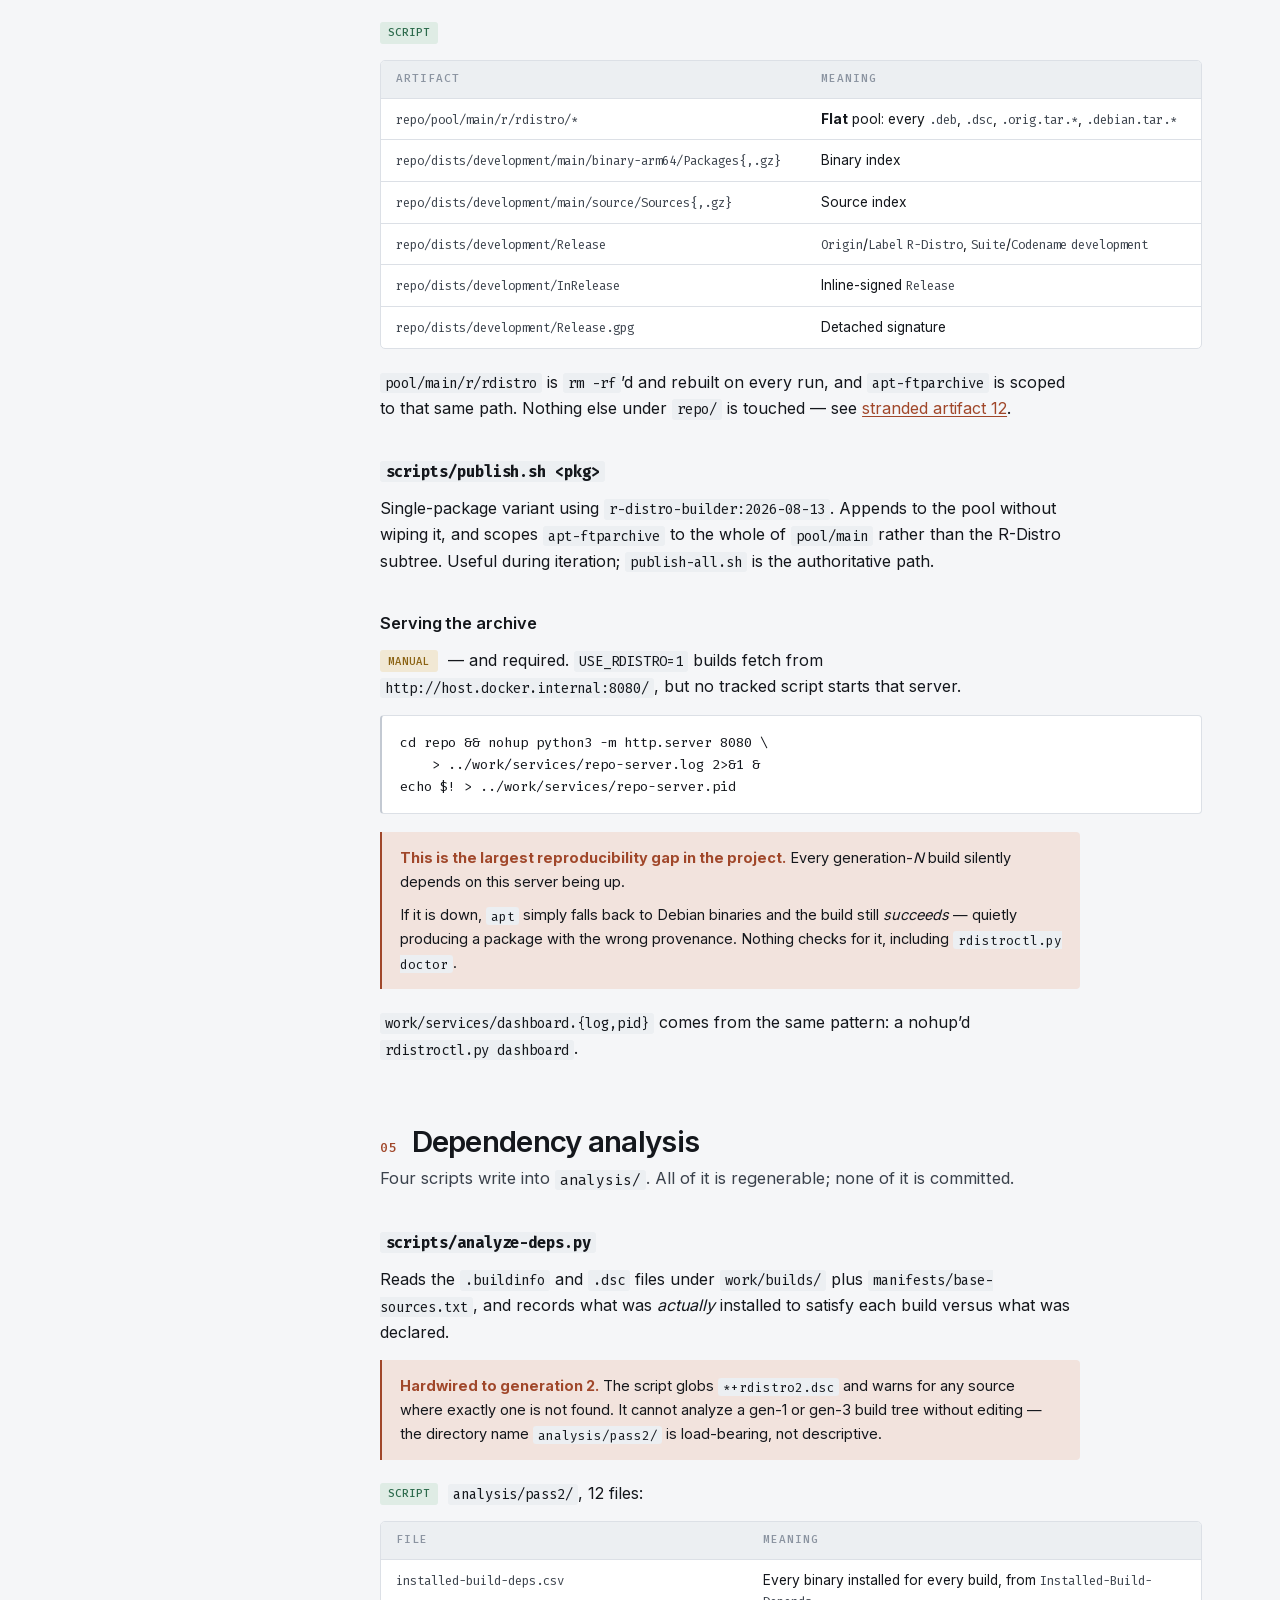
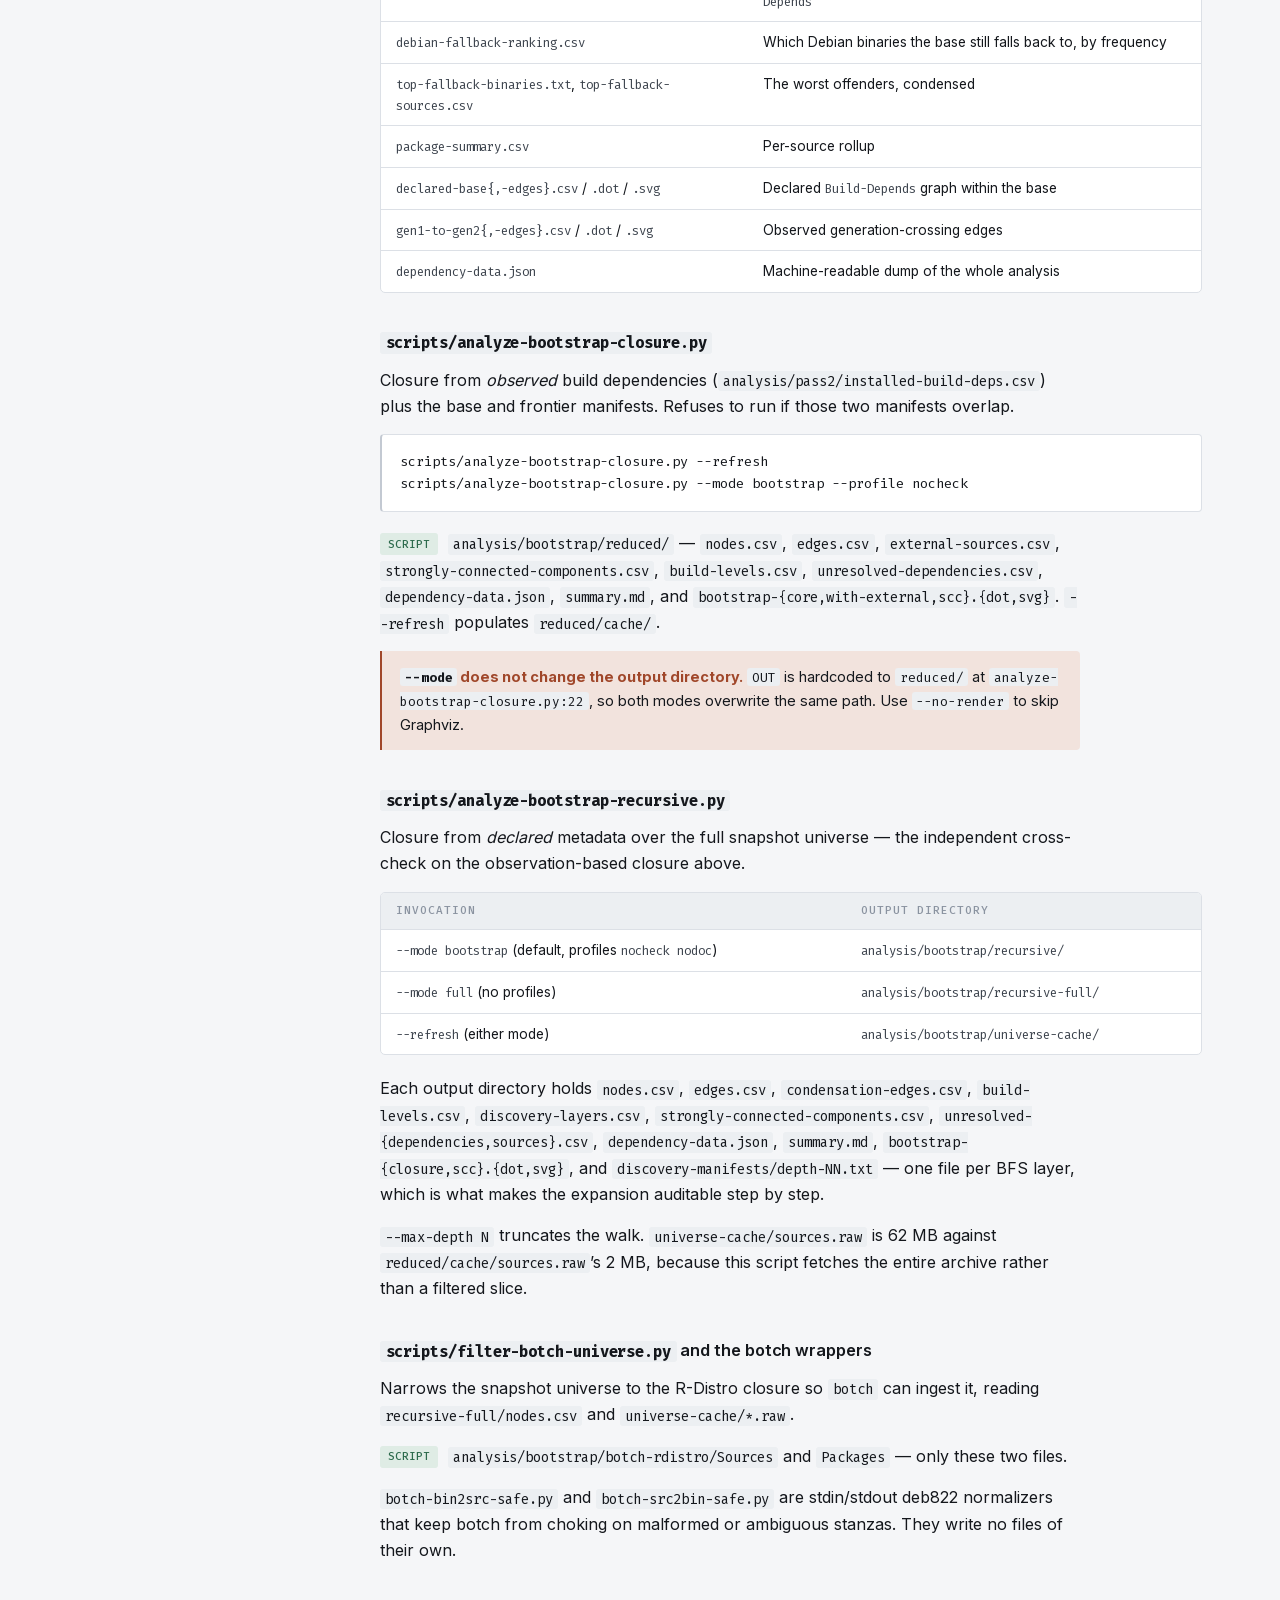
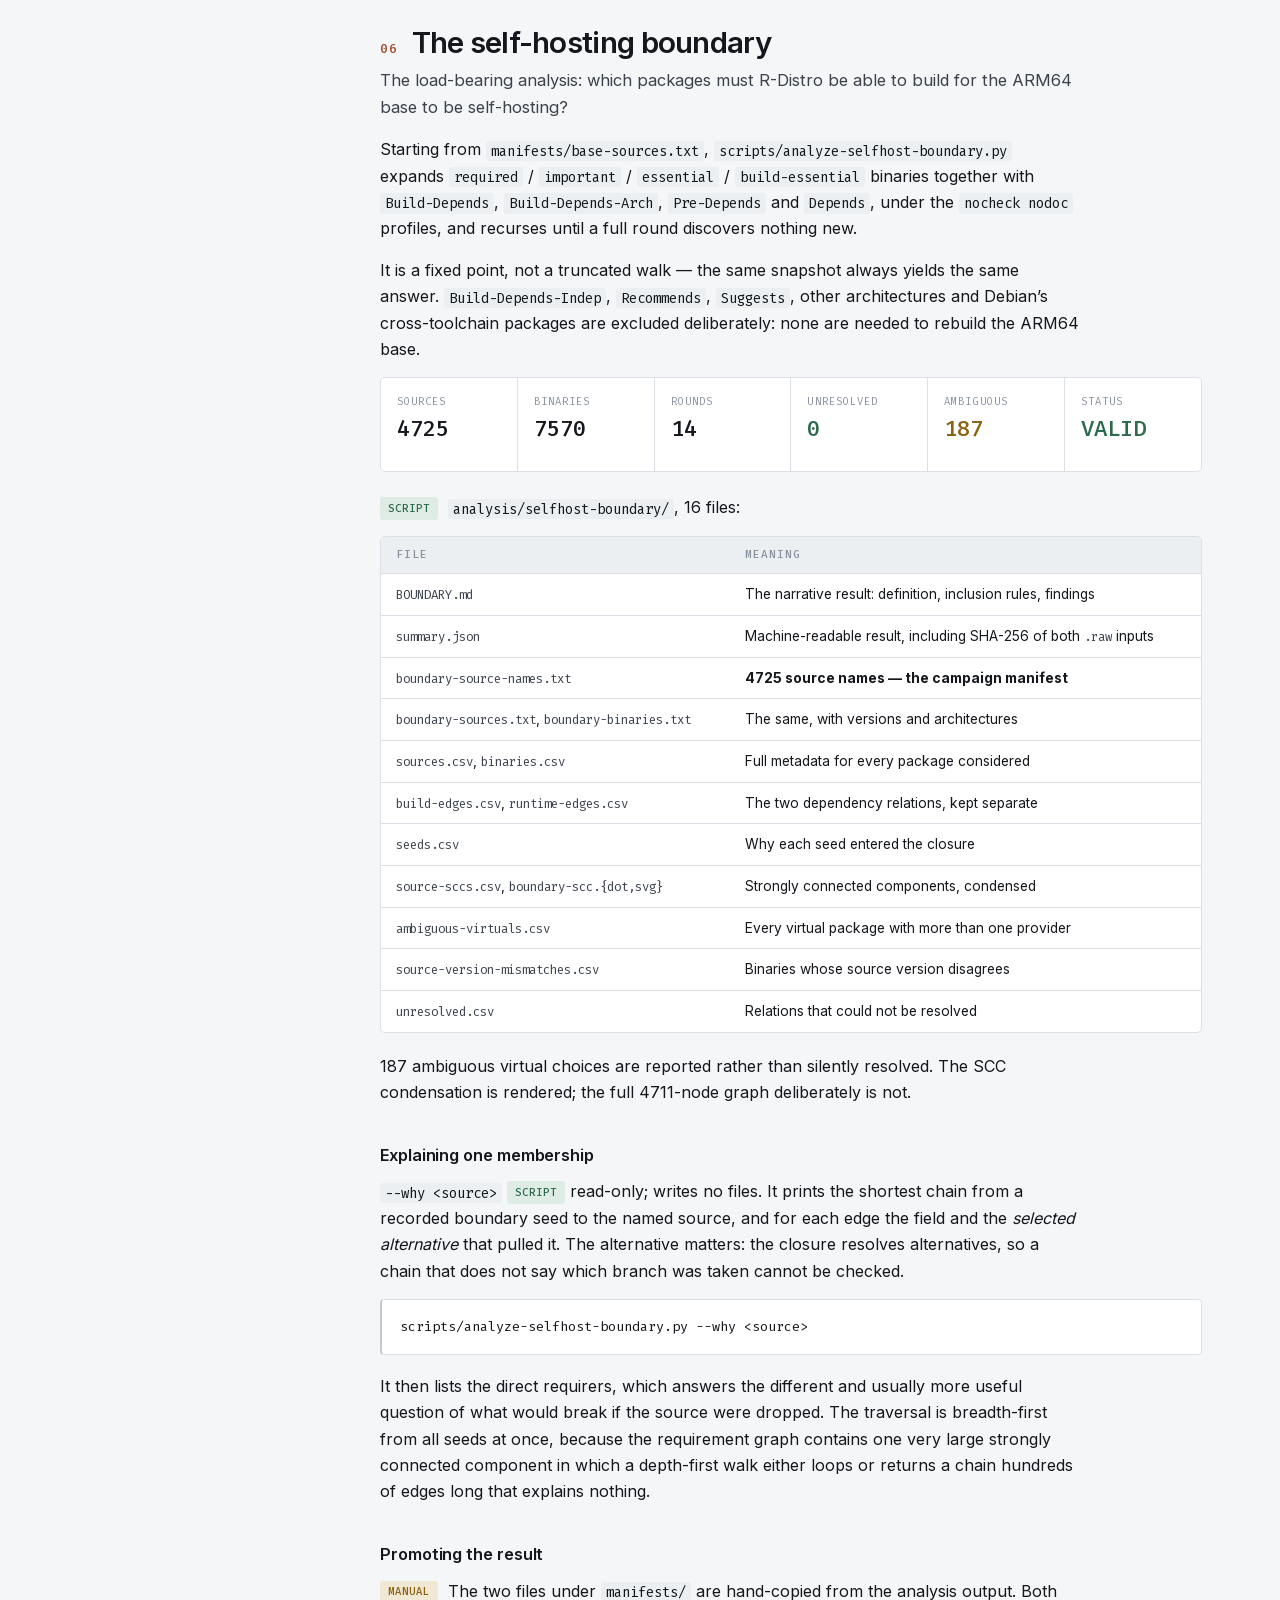
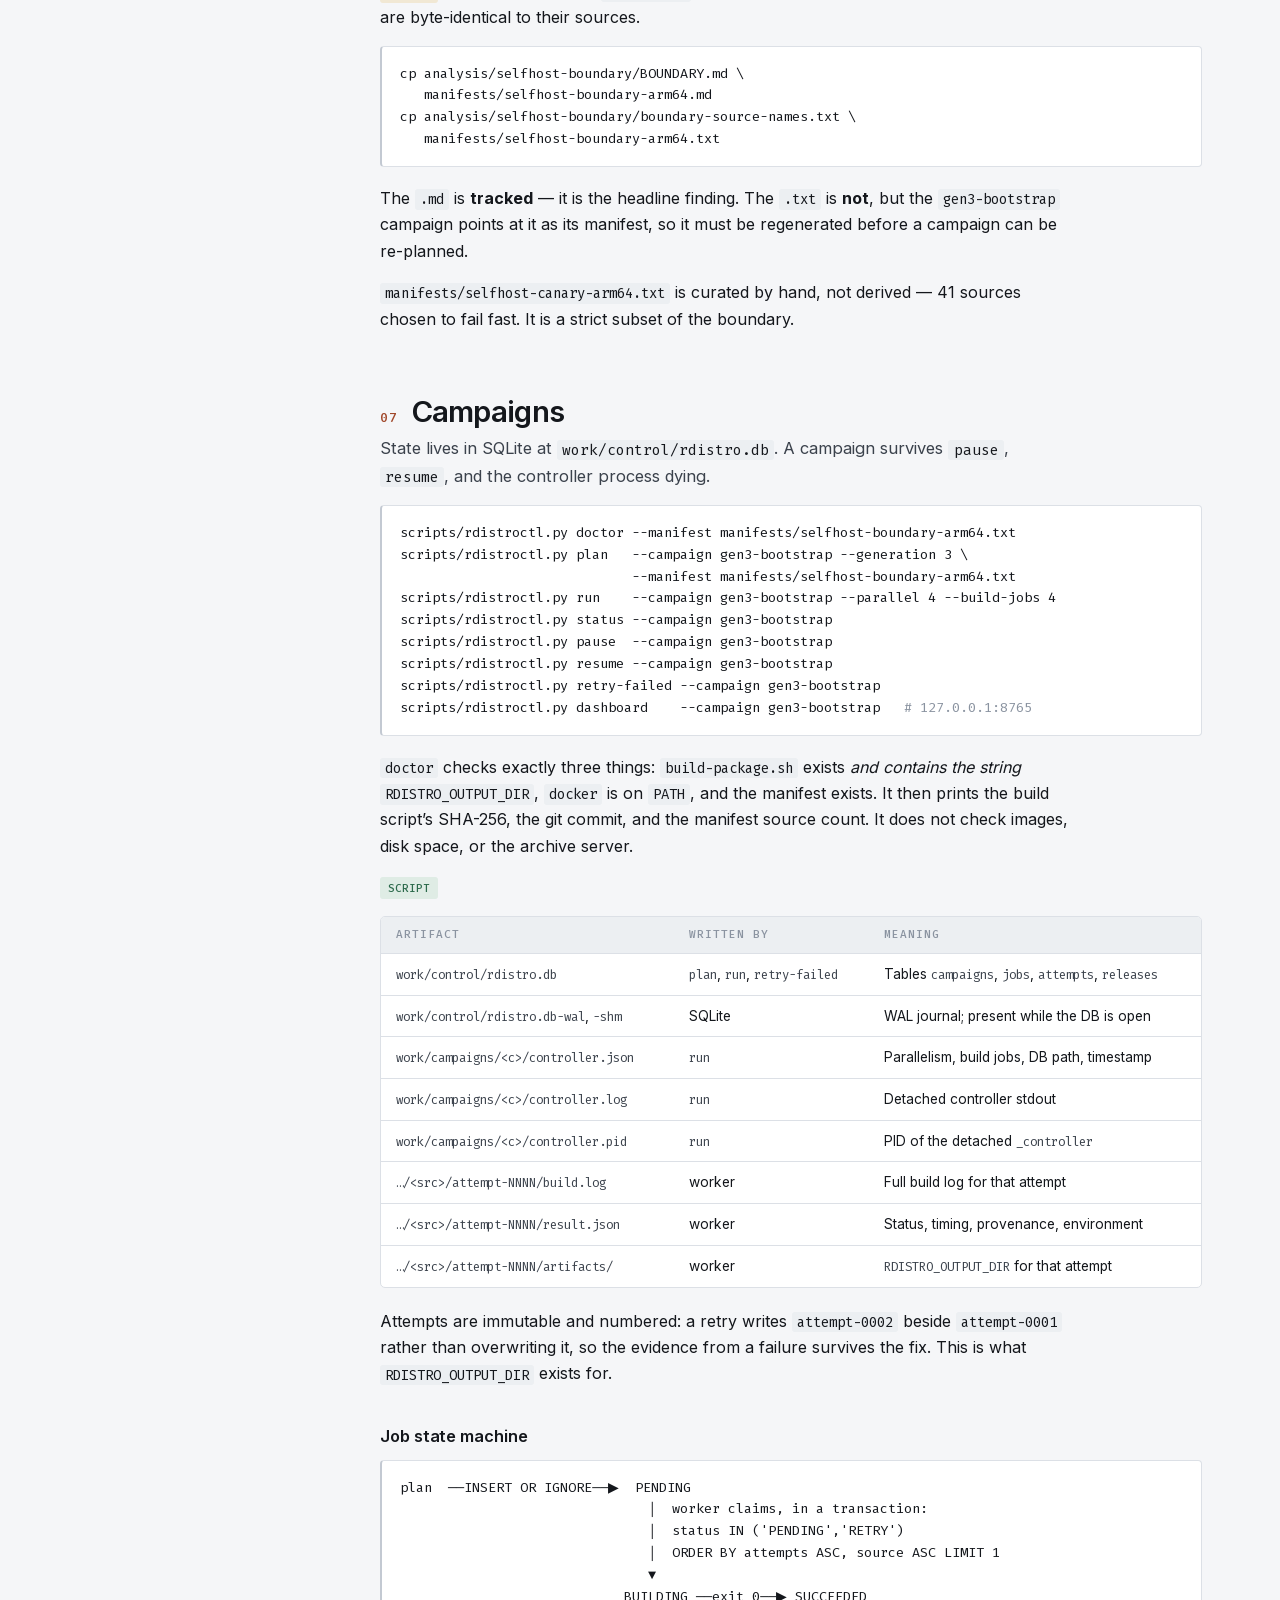
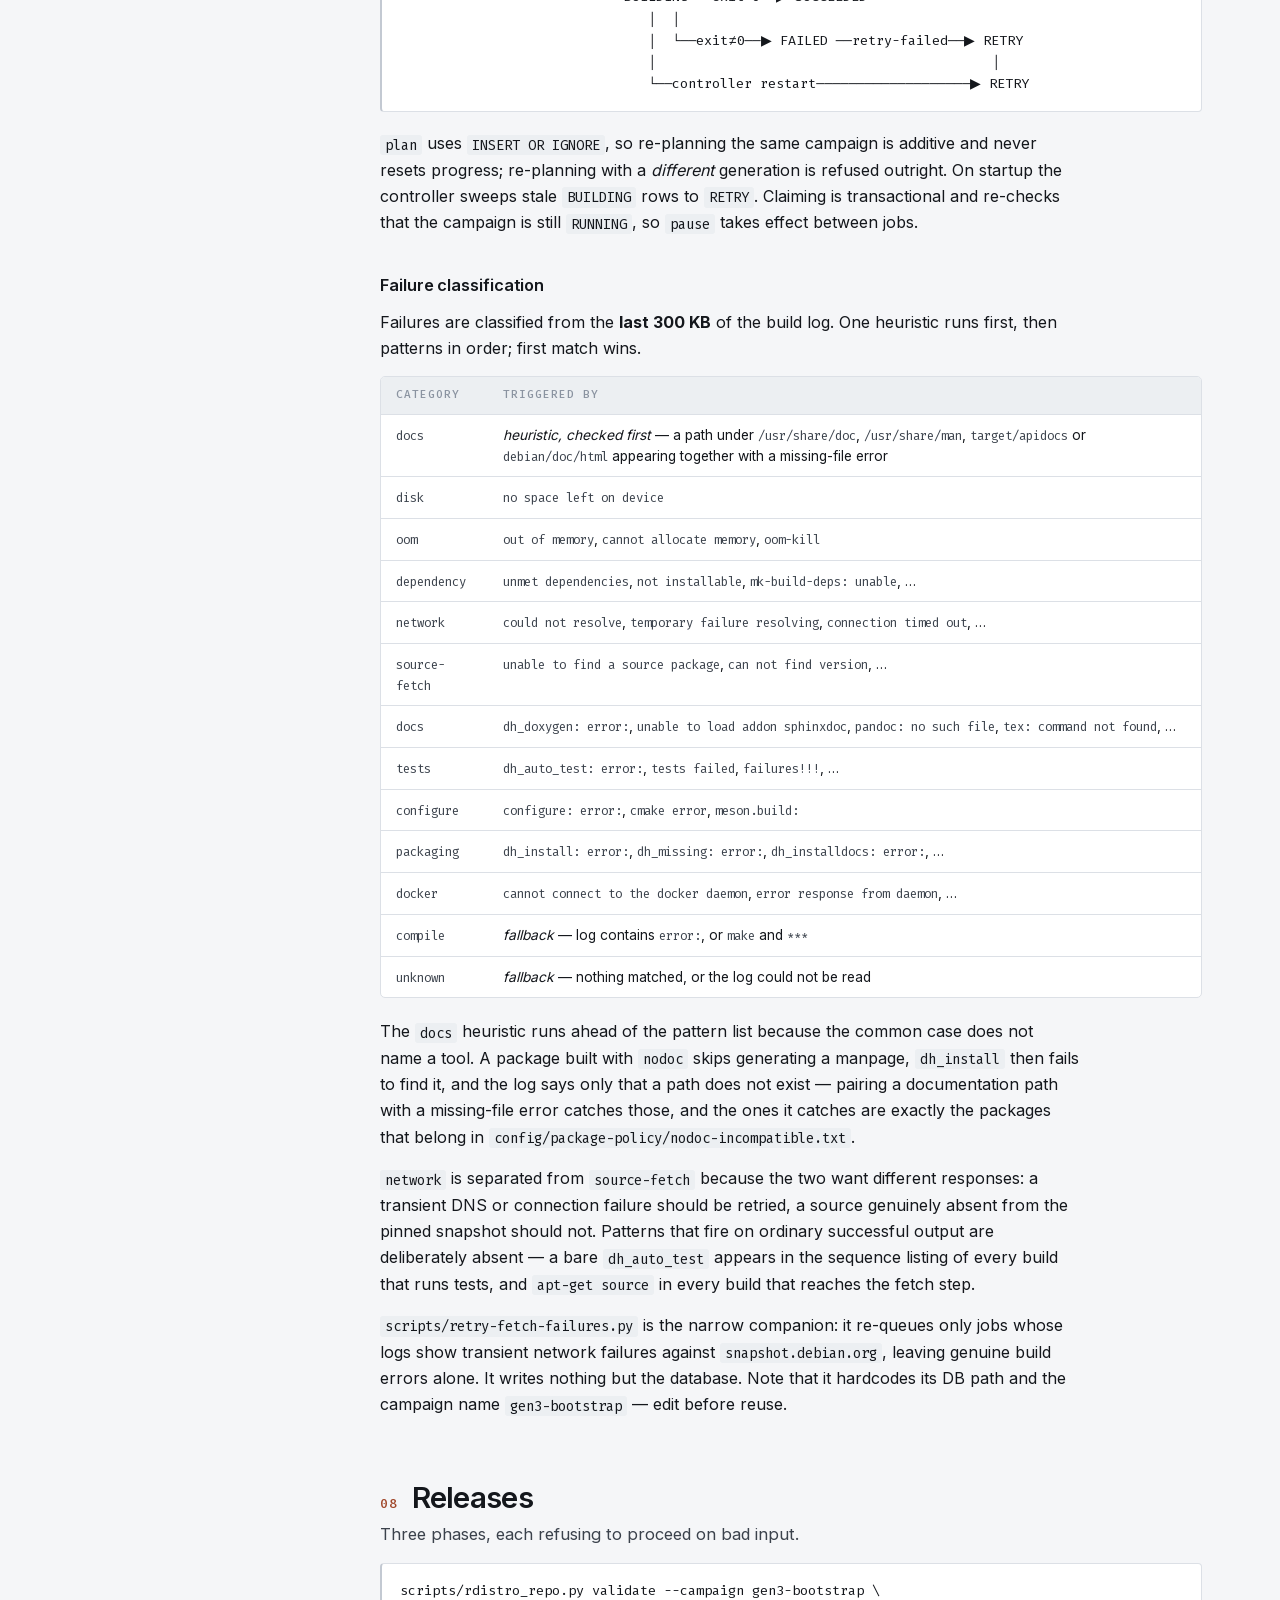
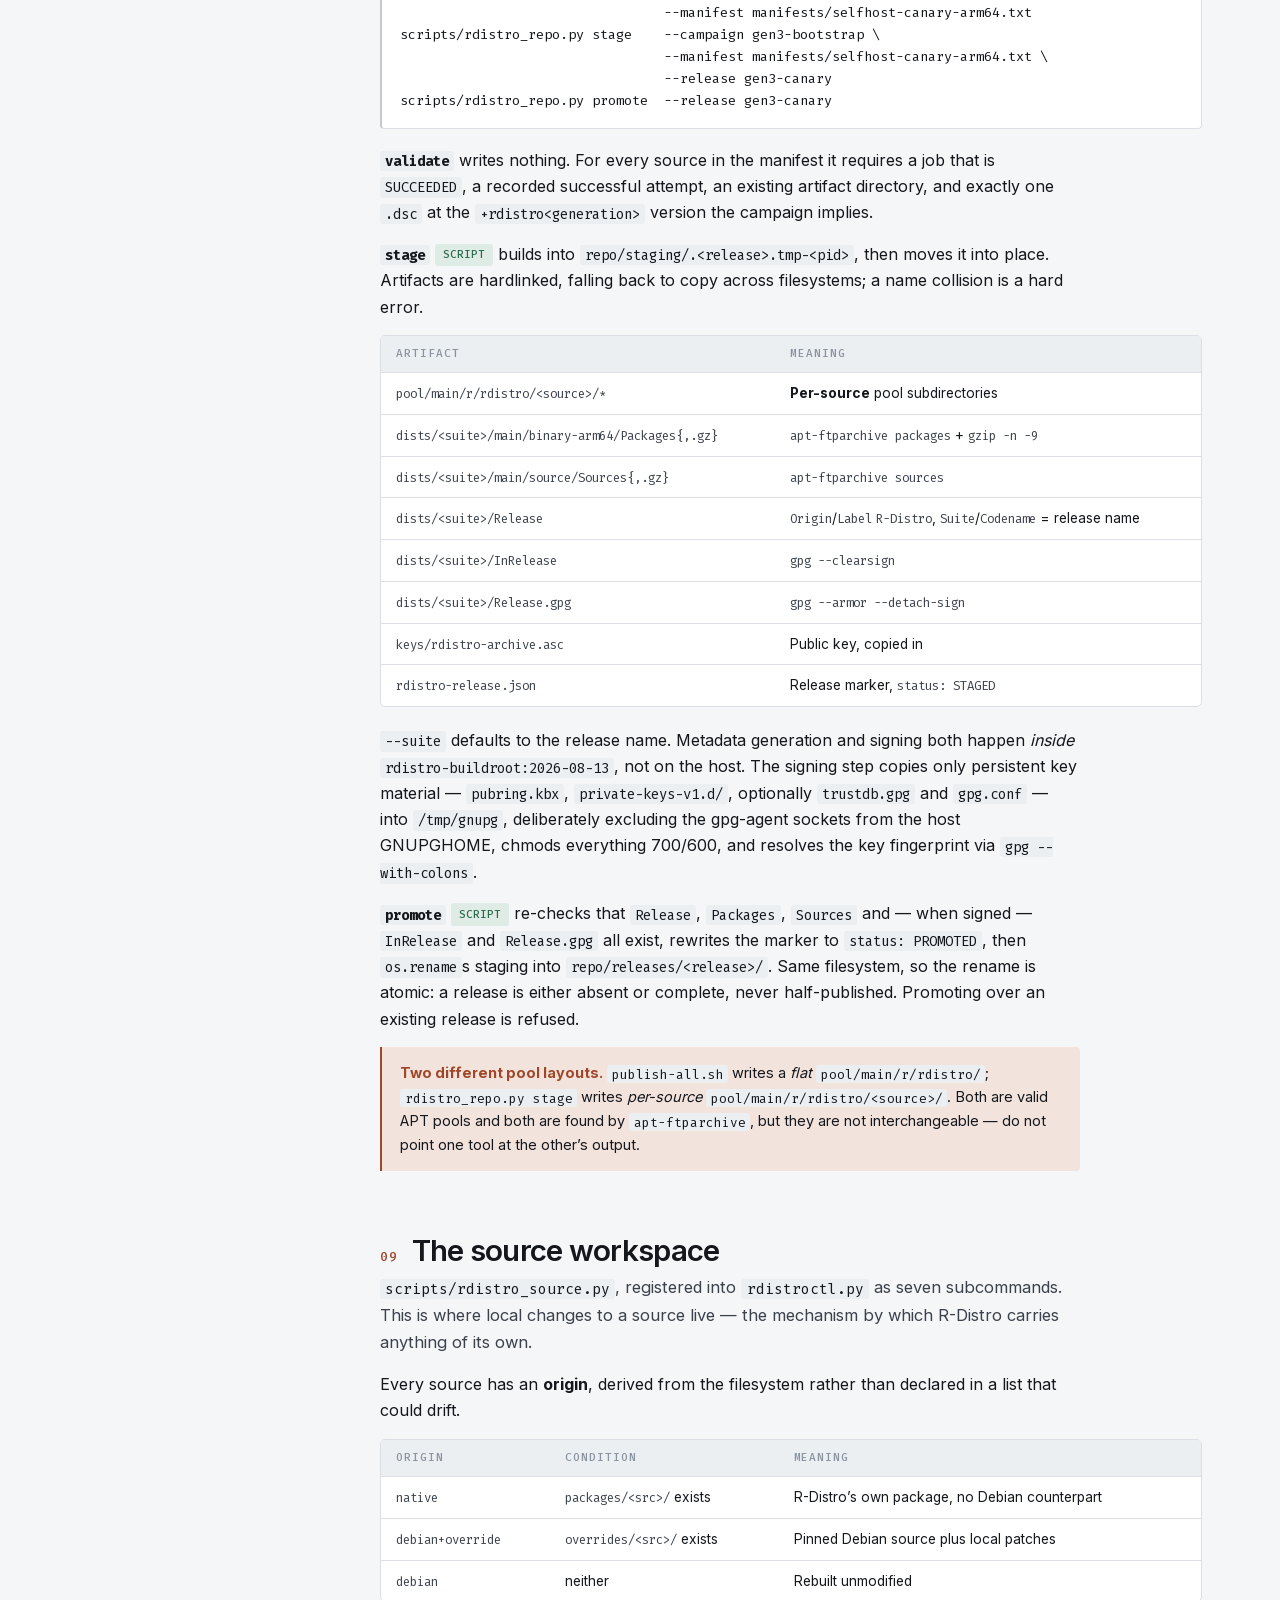
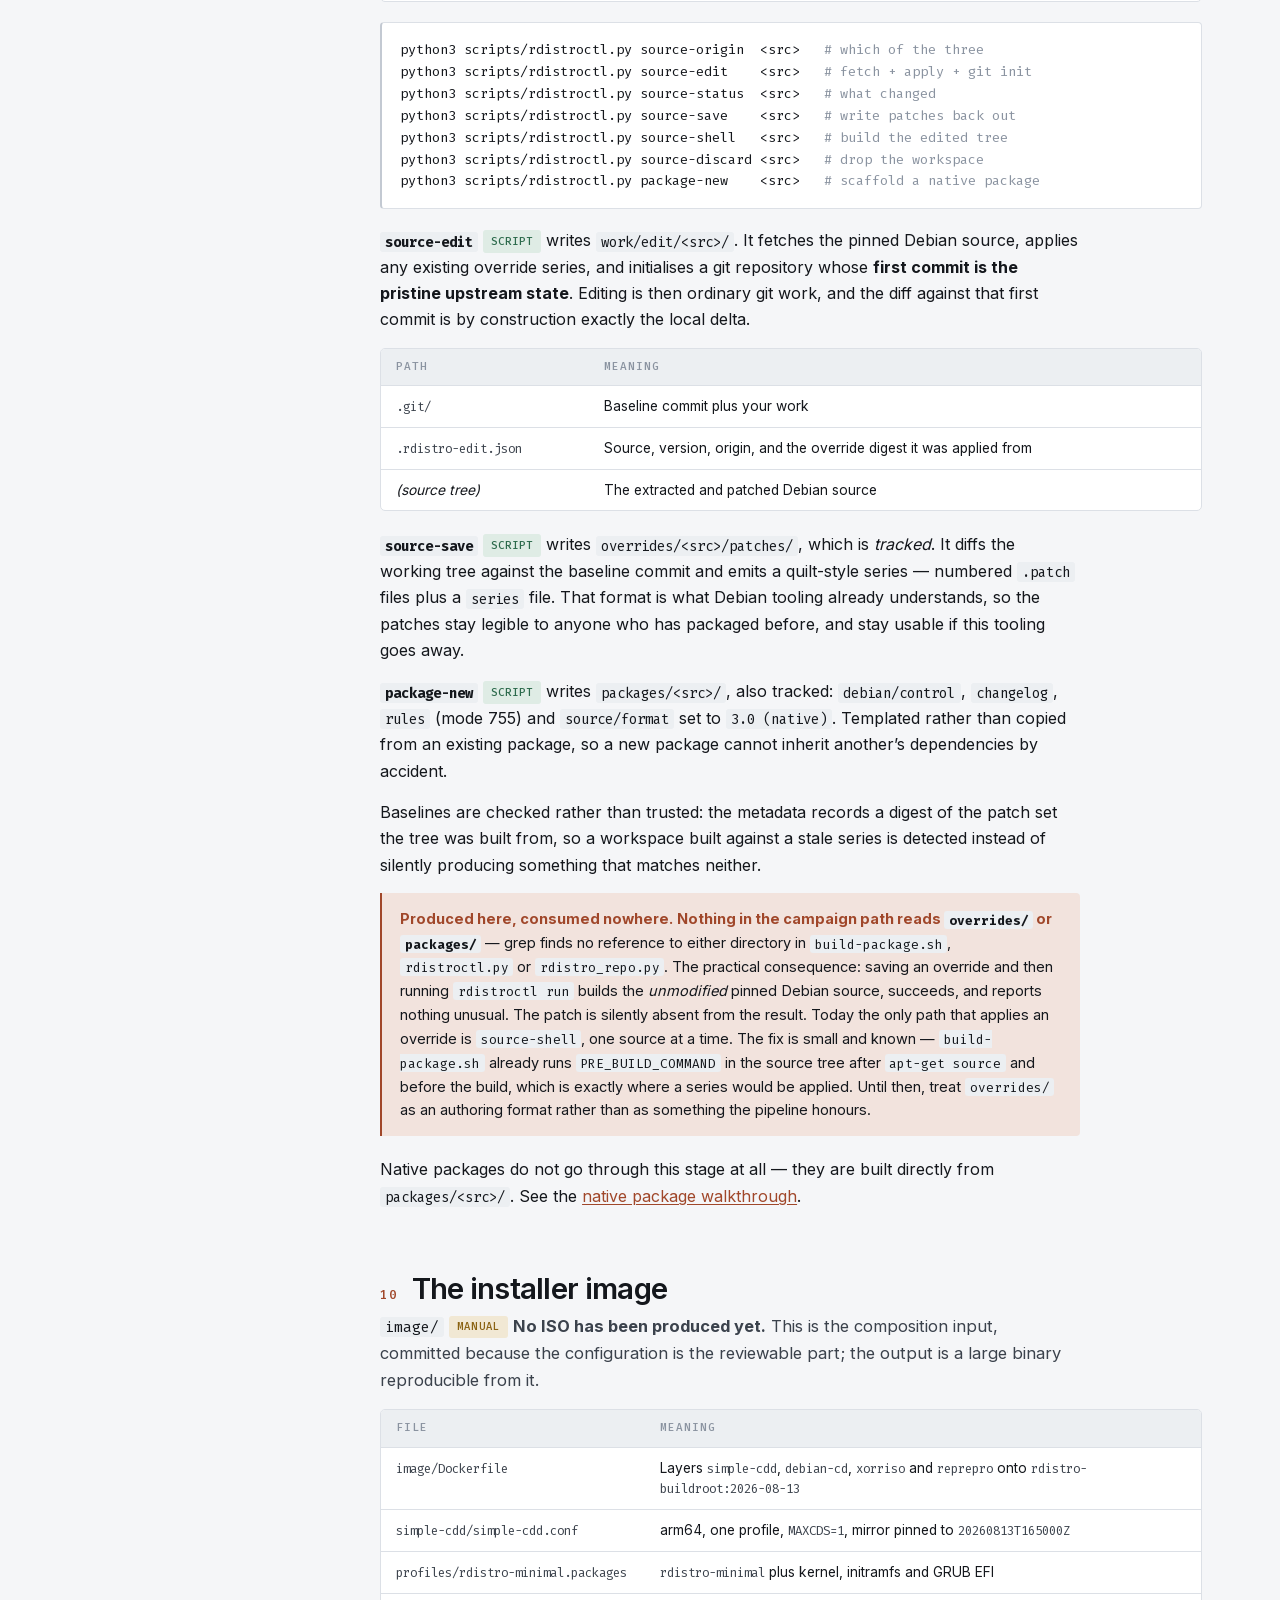
<file: docs/provenance.html>
<!doctype html>
<html lang="en">
<head>
<meta charset="utf-8">
<meta name="viewport" content="width=device-width, initial-scale=1">
<meta name="description" content="Traces every generated artifact in the R-Distro tree back to the command that produced it, and names the twenty that no current script can produce.">
<meta name="color-scheme" content="light dark">
<link rel="canonical" href="https://rshrj.github.io/r-distro/provenance.html">
<meta property="og:type" content="article">
<meta property="og:site_name" content="R-Distro">
<meta property="og:title" content="Artifact Provenance · R-Distro">
<meta property="og:description" content="Every generated artifact traced back to the command that produced it — and the twenty that no current script can produce.">
<meta property="og:url" content="https://rshrj.github.io/r-distro/provenance.html">
<meta property="og:image" content="https://rshrj.github.io/r-distro/assets/og-image.png">
<meta name="twitter:card" content="summary_large_image">
<link rel="icon" href="data:image/svg+xml,<svg xmlns=%22http://www.w3.org/2000/svg%22 viewBox=%220 0 100 100%22><text y=%22.9em%22 font-size=%2290%22>&#128230;</text></svg>">
<title>Artifact Provenance · R-Distro</title>

<link rel="stylesheet" href="assets/style.css">
</head>
<body>


<div class="shell">

  <header class="masthead">
    <p class="eyebrow"><a href="./">← R-Distro</a> · Reference</p>
    <h1>Artifact Provenance</h1>
    <p class="standfirst">Every file in this tree is either tracked source or generated output. This walks each generated artifact back to the exact command that produced it — and names the twenty that no current script can produce any more.</p>
    <div class="masthead-meta">
      <span>Tracked source <b>77 files · 645 KB</b></span>
      <span>Generated <b>~51 GB</b></span>
      <span>Snapshot <b>20260813T165000Z</b></span>
      <span>Architecture <b>arm64</b></span>
    </div>
  </header>

  <nav class="rail" aria-label="Contents">
    <h2>Pipeline</h2>
    <ol>
      <li><a href="#reading"><span class="n">—</span>How to read this</a></li>
      <li><a href="#loop"><span class="n">—</span>The generation loop</a></li>
      <li><a href="#s1"><span class="n">1</span>Container images</a></li>
      <li><a href="#s2"><span class="n">2</span>Signing key</a></li>
      <li><a href="#s3"><span class="n">3</span>Building packages</a></li>
      <li><a href="#s4"><span class="n">4</span>Development archive</a></li>
      <li><a href="#s5"><span class="n">5</span>Dependency analysis</a></li>
      <li><a href="#s6"><span class="n">6</span>Self-hosting boundary</a></li>
      <li><a href="#s7"><span class="n">7</span>Campaigns</a></li>
      <li><a href="#s8"><span class="n">8</span>Releases</a></li>
      <li><a href="#s9"><span class="n">9</span>Source workspace</a></li>
      <li><a href="#s10"><span class="n">10</span>Installer image</a></li>
    </ol>
    <h2>Reference</h2>
    <ol>
      <li><a href="#runbook"><span class="n">—</span>From-scratch runbook</a></li>
      <li><a href="#stranded"><span class="n">—</span>Stranded artifacts</a></li>
      <li><a href="#schema"><span class="n">—</span>Database schema</a></li>
      <li><a href="#state"><span class="n">—</span>Current state</a></li>
    </ol>
  </nav>

  <main>

    <section id="reading">
      <h2 class="sec">How to read this</h2>
      <p class="lede">Git holds only source, configuration, policy, documentation and frozen input definitions. Everything else is produced by running the tracked scripts — and this document is the map from output back to command.</p>
      <p>Every artifact carries one of three provenance markers.</p>
      <div class="legend">
        <div>
          <span class="badge b-script">Script</span>
          <p>Produced by a tracked script. Re-running regenerates it.</p>
        </div>
        <div>
          <span class="badge b-manual">Manual</span>
          <p>Produced by a command a human ran directly. Reproducible — but only if you know the command, so it is written down here.</p>
        </div>
        <div>
          <span class="badge b-stranded">Stranded</span>
          <p>On disk, but no current script produces it. Re-running today will <em>not</em> recreate it.</p>
        </div>
      </div>
      <p>Generation <em>N</em> stamps every package it builds with a <code>+rdistroN</code> version suffix. All paths are relative to the repository root.</p>
    </section>

    <section id="loop">
      <h2 class="sec">The generation loop</h2>
      <p>The linear pipeline runs pinned inputs → build → publish → analyze → boundary → campaign → promote. But the mechanism that makes R-Distro more than a rebuild script is the cycle at its end: each generation is promoted to an immutable signed archive, and the generation after it builds against that archive instead of against Debian.</p>

      <figure>
        <svg viewBox="0 0 760 400" role="img" aria-label="A four-stage cycle: build-package.sh writes attempt artifacts, which are validated and staged into repo/staging, promoted by atomic rename into repo/releases, which the next generation then builds against when USE_RDISTRO equals 1.">
          <defs>
            <marker id="ar" viewBox="0 0 10 10" refX="9" refY="5" markerWidth="7" markerHeight="7" orient="auto-start-reverse">
              <path d="M 0 0 L 10 5 L 0 10 z" fill="currentColor"></path>
            </marker>
            <marker id="ar-a" viewBox="0 0 10 10" refX="9" refY="5" markerWidth="7" markerHeight="7" orient="auto-start-reverse">
              <path d="M 0 0 L 10 5 L 0 10 z" fill="#C4623C"></path>
            </marker>
          </defs>

          <rect x="60" y="40" width="200" height="64" rx="4" fill="none" stroke="currentColor" stroke-width="1.25"></rect>
          <text x="160" y="66" text-anchor="middle" font-family="Fira Mono, Menlo, monospace" font-size="12.5" font-weight="500" fill="currentColor">build-package.sh</text>
          <text x="160" y="85" text-anchor="middle" font-family="Inter, Helvetica Neue, Arial, sans-serif" font-size="11.5" fill="currentColor" opacity="0.72">rebuild one source package</text>

          <rect x="500" y="40" width="200" height="64" rx="4" fill="none" stroke="currentColor" stroke-width="1.25"></rect>
          <text x="600" y="66" text-anchor="middle" font-family="Fira Mono, Menlo, monospace" font-size="12.5" font-weight="500" fill="currentColor">attempt-NNNN/</text>
          <text x="600" y="85" text-anchor="middle" font-family="Inter, Helvetica Neue, Arial, sans-serif" font-size="11.5" fill="currentColor" opacity="0.72">immutable, never overwritten</text>

          <rect x="500" y="280" width="200" height="64" rx="4" fill="none" stroke="currentColor" stroke-width="1.25"></rect>
          <text x="600" y="306" text-anchor="middle" font-family="Fira Mono, Menlo, monospace" font-size="12.5" font-weight="500" fill="currentColor">repo/staging/</text>
          <text x="600" y="325" text-anchor="middle" font-family="Inter, Helvetica Neue, Arial, sans-serif" font-size="11.5" fill="currentColor" opacity="0.72">indices built, Release signed</text>

          <rect x="60" y="280" width="200" height="64" rx="4" fill="none" stroke="#C4623C" stroke-width="1.5"></rect>
          <text x="160" y="306" text-anchor="middle" font-family="Fira Mono, Menlo, monospace" font-size="12.5" font-weight="500" fill="#C4623C">repo/releases/</text>
          <text x="160" y="325" text-anchor="middle" font-family="Inter, Helvetica Neue, Arial, sans-serif" font-size="11.5" fill="#C4623C">immutable generation N</text>

          <line x1="260" y1="72" x2="490" y2="72" stroke="currentColor" stroke-width="1.25" marker-end="url(#ar)"></line>
          <text x="375" y="60" text-anchor="middle" font-family="Inter, Helvetica Neue, Arial, sans-serif" font-size="11.5" fill="currentColor" opacity="0.72">writes to RDISTRO_OUTPUT_DIR</text>

          <line x1="600" y1="104" x2="600" y2="270" stroke="currentColor" stroke-width="1.25" marker-end="url(#ar)"></line>
          <text x="614" y="180" font-family="Inter, Helvetica Neue, Arial, sans-serif" font-size="11.5" fill="currentColor" opacity="0.72">validate</text>
          <text x="614" y="196" font-family="Inter, Helvetica Neue, Arial, sans-serif" font-size="11.5" fill="currentColor" opacity="0.72">+ stage</text>

          <line x1="500" y1="312" x2="270" y2="312" stroke="currentColor" stroke-width="1.25" marker-end="url(#ar)"></line>
          <text x="385" y="300" text-anchor="middle" font-family="Inter, Helvetica Neue, Arial, sans-serif" font-size="11.5" fill="currentColor" opacity="0.72">promote — atomic rename</text>

          <line x1="160" y1="280" x2="160" y2="114" stroke="#C4623C" stroke-width="1.5" marker-end="url(#ar-a)"></line>
          <text x="146" y="180" text-anchor="end" font-family="Fira Mono, Menlo, monospace" font-size="11.5" fill="#C4623C" font-weight="500">USE_RDISTRO=1</text>
          <text x="146" y="196" text-anchor="end" font-family="Inter, Helvetica Neue, Arial, sans-serif" font-size="11.5" fill="#C4623C">generation N+1</text>
        </svg>
        <figcaption>The cycle that defines a generation. The rust arrow is the one that matters: without it, R-Distro is a rebuild script; with it, generation <em>N+1</em> is built from generation <em>N</em>&rsquo;s own binaries. Self-hosting is the state where that arrow carries <em>every</em> build dependency.</figcaption>
      </figure>
    </section>

    <section id="s1">
      <h2 class="sec"><span class="stage-n">01</span>Container images</h2>
      <p><span class="badge b-manual">Manual</span> &nbsp;No tracked script builds the images; they are built by hand from the tracked Dockerfiles.</p>
      <pre><code>docker build -t r-distro-builder:2026-08-13     builder/
docker build -t rdistro-buildroot:2026-08-13    buildroot/
docker build -t rdistro-controller:2026-08-13   controller/</code></pre>
      <div class="tw"><table>
        <thead><tr><th>Image</th><th>Built from</th><th>Used by</th></tr></thead>
        <tbody>
          <tr><td><code>r-distro-builder:2026-08-13</code></td><td><code>builder/Dockerfile</code></td><td><code>publish.sh</code></td></tr>
          <tr><td><code>rdistro-buildroot:2026-08-13</code></td><td><code>buildroot/Dockerfile</code></td><td><code>build-package.sh</code>, <code>rdistro_repo.py stage</code></td></tr>
          <tr><td><code>rdistro-controller:2026-08-13</code></td><td><code>controller/Dockerfile</code></td><td><code>publish-all.sh</code></td></tr>
        </tbody>
      </table></div>
      <p>The tag <code>2026-08-13</code> is hardcoded in all four consumers. <code>buildroot/Dockerfile</code> accepts <code>--build-arg BASE_IMAGE=…</code> so a later generation can be built inside an R-Distro base rather than the Debian one; the other two pin Debian directly. All three disable <code>Check-Valid-Until</code>, so the pinned snapshot keeps resolving rather than expiring partway through a multi-day campaign.</p>
    </section>

    <section id="s2">
      <h2 class="sec"><span class="stage-n">02</span>Signing key</h2>
      <p><span class="badge b-manual">Manual</span> &nbsp;Generated once into a repository-local GNUPGHOME.</p>
      <pre><code>GNUPGHOME=keys/gnupg gpg --gen-key            <span class="cm"># identity: archive@rdistro.local</span>
GNUPGHOME=keys/gnupg gpg --armor --export archive@rdistro.local \
    &gt; repo/keys/rdistro-archive.asc</code></pre>
      <div class="tw"><table>
        <thead><tr><th>Artifact</th><th>Notes</th></tr></thead>
        <tbody>
          <tr><td><code>keys/gnupg/pubring.kbx</code>, <code>trustdb.gpg</code>, <code>private-keys-v1.d/</code>, <code>openpgp-revocs.d/</code></td><td><strong>Private key material. Never committed.</strong></td></tr>
          <tr><td><code>keys/gnupg/S.gpg-agent*</code></td><td>Agent sockets — transient, and deliberately not copied into containers</td></tr>
          <tr><td><code>repo/keys/rdistro-archive.asc</code></td><td>Public key export, mounted into every build</td></tr>
        </tbody>
      </table></div>
      <p>The key in this tree has fingerprint <code>F0590CEF4051A2E570640F886FE07B0A34055EFB</code>. Anyone reproducing R-Distro should generate their own — a release is only as trustworthy as the key that signed it.</p>
      <div class="note"><p><strong>The public key is a hard prerequisite for every build.</strong> <code>build-package.sh</code> mounts <code>repo/keys/rdistro-archive.asc</code> unconditionally, even when <code>USE_RDISTRO=0</code>. If it is missing, Docker fails with an unhelpful mount error before the build starts.</p></div>
    </section>

    <section id="s3">
      <h2 class="sec"><span class="stage-n">03</span>Building packages</h2>

      <h3><code>scripts/build-package.sh &lt;pkg&gt; [rev]</code></h3>
      <p>Rebuilds one Debian source package inside <code>rdistro-buildroot:2026-08-13</code>: <code>apt-get source</code> → <code>dch</code> to <code>+rdistro&lt;rev&gt;</code> → <code>mk-build-deps</code> → <code>dpkg-buildpackage</code>.</p>
      <p><span class="badge b-script">Script</span> &nbsp;Output lands in <code>work/builds/&lt;pkg&gt;/</code> — or <code>$RDISTRO_OUTPUT_DIR</code> — which is wiped with <code>rm -rf "$OUT"/*</code> at the start of every run.</p>
      <div class="tw"><table>
        <thead><tr><th>File</th><th>Meaning</th></tr></thead>
        <tbody>
          <tr><td><code>&lt;src&gt;_&lt;ver&gt;+rdistro&lt;rev&gt;.dsc</code></td><td>Source control file</td></tr>
          <tr><td><code>&lt;src&gt;_&lt;ver&gt;.orig.tar.*</code></td><td>Upstream tarball, copied from the <code>.dsc</code> file list</td></tr>
          <tr><td><code>&lt;src&gt;_&lt;ver&gt;+rdistro&lt;rev&gt;.debian.tar.*</code> / <code>.diff.gz</code></td><td>Debian packaging delta</td></tr>
          <tr><td><code>&lt;bin&gt;_&lt;ver&gt;+rdistro&lt;rev&gt;_arm64.deb</code></td><td>Binary packages, one or more</td></tr>
          <tr><td><code>&lt;bin&gt;-dbgsym_…_arm64.deb</code></td><td>Debug symbols</td></tr>
          <tr><td><code>&lt;src&gt;_…_arm64.buildinfo</code></td><td><strong>Records <code>Installed-Build-Depends</code> — the provenance evidence</strong></td></tr>
          <tr><td><code>&lt;src&gt;_…_arm64.changes</code></td><td>Upload control file</td></tr>
        </tbody>
      </table></div>

      <div class="tw"><table>
        <thead><tr><th>Variable</th><th>Default</th><th>Effect</th></tr></thead>
        <tbody>
          <tr><td><code>USE_RDISTRO</code></td><td><code>0</code></td><td><code>1</code> adds the R-Distro archive at <code>http://host.docker.internal:8080/</code> and upgrades installed packages to their <code>+rdistro</code> versions before building</td></tr>
          <tr><td><code>BUILD_JOBS</code></td><td><code>4</code></td><td><code>dpkg-buildpackage -j</code></td></tr>
          <tr><td><code>RDISTRO_OUTPUT_DIR</code></td><td><code>work/builds/&lt;pkg&gt;</code></td><td>Output path; the controller sets this per attempt</td></tr>
          <tr><td><code>DEB_BUILD_OPTIONS</code> / <code>DEB_BUILD_PROFILES</code></td><td><code>nocheck nodoc</code></td><td>Overridden per package by policy</td></tr>
          <tr><td><code>PRE_BUILD_COMMAND</code></td><td><em>empty</em></td><td>Shell hook run in the source tree before the build</td></tr>
        </tbody>
      </table></div>

      <p>Package-specific exceptions live in <code>config/package-policy/&lt;pkg&gt;.env</code>, sourced automatically. Two exist today: <code>bash.env</code> drops <code>nodoc</code>, because the bash build needs its documentation targets; <code>linux.env</code> sets a <code>PRE_BUILD_COMMAND</code> that regenerates <code>debian/control-real</code> before <code>Build-Depends</code> can be read. After any hook runs, the script sweeps <code>__pycache__</code> directories and <code>*.pyc</code> files from the source tree, so a preparation step cannot contaminate the source package.</p>

      <p><code>config/package-policy/nodoc-incompatible.txt</code> is the same idea as a shared list rather than one file per package. It names <strong>55 sources</strong> whose <code>debian/install</code> or <code>debian/manpages</code> references a file that only exists when documentation was generated — under <code>nodoc</code> the build succeeds and <code>dh_install</code> then fails on a file it was told not to produce. For any source listed, the script removes <code>nodoc</code> from both <code>DEB_BUILD_OPTIONS</code> and <code>DEB_BUILD_PROFILES</code> word-wise, so <code>nocheck</code> is untouched, and logs that it did — which is how the build log records that the exemption applied.</p>

      <h3><code>scripts/build-base.sh [rev]</code></h3>
      <p>Drives <code>build-package.sh</code> in parallel across <code>manifests/base-sources.txt</code> — 49 sources. Superseded by <code>rdistroctl.py</code> for anything larger.</p>
      <p><span class="badge b-script">Script</span> &nbsp;Writes <code>logs/pass&lt;rev&gt;/&lt;pkg&gt;.log</code> per manifest entry, plus <code>logs/pass&lt;rev&gt;/succeeded</code> and <code>logs/pass&lt;rev&gt;/failed</code>.</p>
      <pre><code>PARALLEL=2 BUILD_JOBS=4 scripts/build-base.sh 1</code></pre>
    </section>

    <section id="s4">
      <h2 class="sec"><span class="stage-n">04</span>The development archive</h2>

      <h3><code>scripts/publish-all.sh</code></h3>
      <p>Rebuilds the whole development pool from <code>work/builds</code>, generates APT indices, and signs <code>Release</code>. It refuses to run if a source directory holds more than one <code>+rdistro*.dsc</code>, copies exactly the files that <code>.dsc</code> references, and publishes only locally-versioned binaries — so a stale artifact from an earlier pass cannot leak into the archive.</p>
      <p><span class="badge b-script">Script</span></p>
      <div class="tw"><table>
        <thead><tr><th>Artifact</th><th>Meaning</th></tr></thead>
        <tbody>
          <tr><td><code>repo/pool/main/r/rdistro/*</code></td><td><strong>Flat</strong> pool: every <code>.deb</code>, <code>.dsc</code>, <code>.orig.tar.*</code>, <code>.debian.tar.*</code></td></tr>
          <tr><td><code>repo/dists/development/main/binary-arm64/Packages{,.gz}</code></td><td>Binary index</td></tr>
          <tr><td><code>repo/dists/development/main/source/Sources{,.gz}</code></td><td>Source index</td></tr>
          <tr><td><code>repo/dists/development/Release</code></td><td><code>Origin</code>/<code>Label</code> <code>R-Distro</code>, <code>Suite</code>/<code>Codename</code> <code>development</code></td></tr>
          <tr><td><code>repo/dists/development/InRelease</code></td><td>Inline-signed <code>Release</code></td></tr>
          <tr><td><code>repo/dists/development/Release.gpg</code></td><td>Detached signature</td></tr>
        </tbody>
      </table></div>
      <p><code>pool/main/r/rdistro</code> is <code>rm -rf</code>&rsquo;d and rebuilt on every run, and <code>apt-ftparchive</code> is scoped to that same path. Nothing else under <code>repo/</code> is touched — see <a href="#st12">stranded artifact 12</a>.</p>

      <h3><code>scripts/publish.sh &lt;pkg&gt;</code></h3>
      <p>Single-package variant using <code>r-distro-builder:2026-08-13</code>. Appends to the pool without wiping it, and scopes <code>apt-ftparchive</code> to the whole of <code>pool/main</code> rather than the R-Distro subtree. Useful during iteration; <code>publish-all.sh</code> is the authoritative path.</p>

      <h3>Serving the archive</h3>
      <p><span class="badge b-manual">Manual</span> &nbsp;— and required. <code>USE_RDISTRO=1</code> builds fetch from <code>http://host.docker.internal:8080/</code>, but no tracked script starts that server.</p>
      <pre><code>cd repo &amp;&amp; nohup python3 -m http.server 8080 \
    &gt; ../work/services/repo-server.log 2&gt;&amp;1 &amp;
echo $! &gt; ../work/services/repo-server.pid</code></pre>
      <div class="note">
        <p><strong>This is the largest reproducibility gap in the project.</strong> Every generation-<em>N</em> build silently depends on this server being up.</p>
        <p>If it is down, <code>apt</code> simply falls back to Debian binaries and the build still <em>succeeds</em> — quietly producing a package with the wrong provenance. Nothing checks for it, including <code>rdistroctl.py doctor</code>.</p>
      </div>
      <p><code>work/services/dashboard.{log,pid}</code> comes from the same pattern: a nohup&rsquo;d <code>rdistroctl.py dashboard</code>.</p>
    </section>

    <section id="s5">
      <h2 class="sec"><span class="stage-n">05</span>Dependency analysis</h2>
      <p class="lede">Four scripts write into <code>analysis/</code>. All of it is regenerable; none of it is committed.</p>

      <h3><code>scripts/analyze-deps.py</code></h3>
      <p>Reads the <code>.buildinfo</code> and <code>.dsc</code> files under <code>work/builds/</code> plus <code>manifests/base-sources.txt</code>, and records what was <em>actually</em> installed to satisfy each build versus what was declared.</p>
      <div class="note"><p><strong>Hardwired to generation 2.</strong> The script globs <code>*+rdistro2.dsc</code> and warns for any source where exactly one is not found. It cannot analyze a gen-1 or gen-3 build tree without editing — the directory name <code>analysis/pass2/</code> is load-bearing, not descriptive.</p></div>
      <p><span class="badge b-script">Script</span> &nbsp;<code>analysis/pass2/</code>, 12 files:</p>
      <div class="tw"><table>
        <thead><tr><th>File</th><th>Meaning</th></tr></thead>
        <tbody>
          <tr><td><code>installed-build-deps.csv</code></td><td>Every binary installed for every build, from <code>Installed-Build-Depends</code></td></tr>
          <tr><td><code>debian-fallback-ranking.csv</code></td><td>Which Debian binaries the base still falls back to, by frequency</td></tr>
          <tr><td><code>top-fallback-binaries.txt</code>, <code>top-fallback-sources.csv</code></td><td>The worst offenders, condensed</td></tr>
          <tr><td><code>package-summary.csv</code></td><td>Per-source rollup</td></tr>
          <tr><td><code>declared-base{,-edges}.csv</code> / <code>.dot</code> / <code>.svg</code></td><td>Declared <code>Build-Depends</code> graph within the base</td></tr>
          <tr><td><code>gen1-to-gen2{,-edges}.csv</code> / <code>.dot</code> / <code>.svg</code></td><td>Observed generation-crossing edges</td></tr>
          <tr><td><code>dependency-data.json</code></td><td>Machine-readable dump of the whole analysis</td></tr>
        </tbody>
      </table></div>

      <h3><code>scripts/analyze-bootstrap-closure.py</code></h3>
      <p>Closure from <em>observed</em> build dependencies (<code>analysis/pass2/installed-build-deps.csv</code>) plus the base and frontier manifests. Refuses to run if those two manifests overlap.</p>
      <pre><code>scripts/analyze-bootstrap-closure.py --refresh
scripts/analyze-bootstrap-closure.py --mode bootstrap --profile nocheck</code></pre>
      <p><span class="badge b-script">Script</span> &nbsp;<code>analysis/bootstrap/reduced/</code> — <code>nodes.csv</code>, <code>edges.csv</code>, <code>external-sources.csv</code>, <code>strongly-connected-components.csv</code>, <code>build-levels.csv</code>, <code>unresolved-dependencies.csv</code>, <code>dependency-data.json</code>, <code>summary.md</code>, and <code>bootstrap-{core,with-external,scc}.{dot,svg}</code>. <code>--refresh</code> populates <code>reduced/cache/</code>.</p>
      <div class="note"><p><strong><code>--mode</code> does not change the output directory.</strong> <code>OUT</code> is hardcoded to <code>reduced/</code> at <code>analyze-bootstrap-closure.py:22</code>, so both modes overwrite the same path. Use <code>--no-render</code> to skip Graphviz.</p></div>

      <h3><code>scripts/analyze-bootstrap-recursive.py</code></h3>
      <p>Closure from <em>declared</em> metadata over the full snapshot universe — the independent cross-check on the observation-based closure above.</p>
      <div class="tw"><table>
        <thead><tr><th>Invocation</th><th>Output directory</th></tr></thead>
        <tbody>
          <tr><td><code>--mode bootstrap</code> (default, profiles <code>nocheck nodoc</code>)</td><td><code>analysis/bootstrap/recursive/</code></td></tr>
          <tr><td><code>--mode full</code> (no profiles)</td><td><code>analysis/bootstrap/recursive-full/</code></td></tr>
          <tr><td><code>--refresh</code> (either mode)</td><td><code>analysis/bootstrap/universe-cache/</code></td></tr>
        </tbody>
      </table></div>
      <p>Each output directory holds <code>nodes.csv</code>, <code>edges.csv</code>, <code>condensation-edges.csv</code>, <code>build-levels.csv</code>, <code>discovery-layers.csv</code>, <code>strongly-connected-components.csv</code>, <code>unresolved-{dependencies,sources}.csv</code>, <code>dependency-data.json</code>, <code>summary.md</code>, <code>bootstrap-{closure,scc}.{dot,svg}</code>, and <code>discovery-manifests/depth-NN.txt</code> — one file per BFS layer, which is what makes the expansion auditable step by step.</p>
      <p><code>--max-depth N</code> truncates the walk. <code>universe-cache/sources.raw</code> is 62 MB against <code>reduced/cache/sources.raw</code>&rsquo;s 2 MB, because this script fetches the entire archive rather than a filtered slice.</p>

      <h3><code>scripts/filter-botch-universe.py</code> and the botch wrappers</h3>
      <p>Narrows the snapshot universe to the R-Distro closure so <code>botch</code> can ingest it, reading <code>recursive-full/nodes.csv</code> and <code>universe-cache/*.raw</code>.</p>
      <p><span class="badge b-script">Script</span> &nbsp;<code>analysis/bootstrap/botch-rdistro/Sources</code> and <code>Packages</code> — only these two files.</p>
      <p><code>botch-bin2src-safe.py</code> and <code>botch-src2bin-safe.py</code> are stdin/stdout deb822 normalizers that keep botch from choking on malformed or ambiguous stanzas. They write no files of their own.</p>
    </section>

    <section id="s6">
      <h2 class="sec"><span class="stage-n">06</span>The self-hosting boundary</h2>
      <p class="lede">The load-bearing analysis: which packages must R-Distro be able to build for the ARM64 base to be self-hosting?</p>
      <p>Starting from <code>manifests/base-sources.txt</code>, <code>scripts/analyze-selfhost-boundary.py</code> expands <code>required</code> / <code>important</code> / <code>essential</code> / <code>build-essential</code> binaries together with <code>Build-Depends</code>, <code>Build-Depends-Arch</code>, <code>Pre-Depends</code> and <code>Depends</code>, under the <code>nocheck nodoc</code> profiles, and recurses until a full round discovers nothing new.</p>
      <p>It is a fixed point, not a truncated walk — the same snapshot always yields the same answer. <code>Build-Depends-Indep</code>, <code>Recommends</code>, <code>Suggests</code>, other architectures and Debian&rsquo;s cross-toolchain packages are excluded deliberately: none are needed to rebuild the ARM64 base.</p>

      <div class="stats">
        <div class="stat"><p class="k">Sources</p><p class="v">4725</p></div>
        <div class="stat"><p class="k">Binaries</p><p class="v">7570</p></div>
        <div class="stat"><p class="k">Rounds</p><p class="v">14</p></div>
        <div class="stat"><p class="k">Unresolved</p><p class="v ok">0</p></div>
        <div class="stat"><p class="k">Ambiguous</p><p class="v warn">187</p></div>
        <div class="stat"><p class="k">Status</p><p class="v ok">VALID</p></div>
      </div>

      <p><span class="badge b-script">Script</span> &nbsp;<code>analysis/selfhost-boundary/</code>, 16 files:</p>
      <div class="tw"><table>
        <thead><tr><th>File</th><th>Meaning</th></tr></thead>
        <tbody>
          <tr><td><code>BOUNDARY.md</code></td><td>The narrative result: definition, inclusion rules, findings</td></tr>
          <tr><td><code>summary.json</code></td><td>Machine-readable result, including SHA-256 of both <code>.raw</code> inputs</td></tr>
          <tr><td><code>boundary-source-names.txt</code></td><td><strong>4725 source names — the campaign manifest</strong></td></tr>
          <tr><td><code>boundary-sources.txt</code>, <code>boundary-binaries.txt</code></td><td>The same, with versions and architectures</td></tr>
          <tr><td><code>sources.csv</code>, <code>binaries.csv</code></td><td>Full metadata for every package considered</td></tr>
          <tr><td><code>build-edges.csv</code>, <code>runtime-edges.csv</code></td><td>The two dependency relations, kept separate</td></tr>
          <tr><td><code>seeds.csv</code></td><td>Why each seed entered the closure</td></tr>
          <tr><td><code>source-sccs.csv</code>, <code>boundary-scc.{dot,svg}</code></td><td>Strongly connected components, condensed</td></tr>
          <tr><td><code>ambiguous-virtuals.csv</code></td><td>Every virtual package with more than one provider</td></tr>
          <tr><td><code>source-version-mismatches.csv</code></td><td>Binaries whose source version disagrees</td></tr>
          <tr><td><code>unresolved.csv</code></td><td>Relations that could not be resolved</td></tr>
        </tbody>
      </table></div>
      <p>187 ambiguous virtual choices are reported rather than silently resolved. The SCC condensation is rendered; the full 4711-node graph deliberately is not.</p>

      <h3>Explaining one membership</h3>
      <p><code>--why &lt;source&gt;</code> <span class="badge b-script">Script</span> read-only; writes no files. It prints the shortest chain from a recorded boundary seed to the named source, and for each edge the field and the <em>selected alternative</em> that pulled it. The alternative matters: the closure resolves alternatives, so a chain that does not say which branch was taken cannot be checked.</p>
      <pre><code>scripts/analyze-selfhost-boundary.py --why &lt;source&gt;</code></pre>
      <p>It then lists the direct requirers, which answers the different and usually more useful question of what would break if the source were dropped. The traversal is breadth-first from all seeds at once, because the requirement graph contains one very large strongly connected component in which a depth-first walk either loops or returns a chain hundreds of edges long that explains nothing.</p>

      <h3>Promoting the result</h3>
      <p><span class="badge b-manual">Manual</span> &nbsp;The two files under <code>manifests/</code> are hand-copied from the analysis output. Both are byte-identical to their sources.</p>
      <pre><code>cp analysis/selfhost-boundary/BOUNDARY.md \
   manifests/selfhost-boundary-arm64.md
cp analysis/selfhost-boundary/boundary-source-names.txt \
   manifests/selfhost-boundary-arm64.txt</code></pre>
      <p>The <code>.md</code> is <strong>tracked</strong> — it is the headline finding. The <code>.txt</code> is <strong>not</strong>, but the <code>gen3-bootstrap</code> campaign points at it as its manifest, so it must be regenerated before a campaign can be re-planned.</p>
      <p><code>manifests/selfhost-canary-arm64.txt</code> is curated by hand, not derived — 41 sources chosen to fail fast. It is a strict subset of the boundary.</p>
    </section>

    <section id="s7">
      <h2 class="sec"><span class="stage-n">07</span>Campaigns</h2>
      <p class="lede">State lives in SQLite at <code>work/control/rdistro.db</code>. A campaign survives <code>pause</code>, <code>resume</code>, and the controller process dying.</p>
      <pre><code>scripts/rdistroctl.py doctor --manifest manifests/selfhost-boundary-arm64.txt
scripts/rdistroctl.py plan   --campaign gen3-bootstrap --generation 3 \
                             --manifest manifests/selfhost-boundary-arm64.txt
scripts/rdistroctl.py run    --campaign gen3-bootstrap --parallel 4 --build-jobs 4
scripts/rdistroctl.py status --campaign gen3-bootstrap
scripts/rdistroctl.py pause  --campaign gen3-bootstrap
scripts/rdistroctl.py resume --campaign gen3-bootstrap
scripts/rdistroctl.py retry-failed --campaign gen3-bootstrap
scripts/rdistroctl.py dashboard    --campaign gen3-bootstrap   <span class="cm"># 127.0.0.1:8765</span></code></pre>
      <p><code>doctor</code> checks exactly three things: <code>build-package.sh</code> exists <em>and contains the string</em> <code>RDISTRO_OUTPUT_DIR</code>, <code>docker</code> is on <code>PATH</code>, and the manifest exists. It then prints the build script&rsquo;s SHA-256, the git commit, and the manifest source count. It does not check images, disk space, or the archive server.</p>

      <p><span class="badge b-script">Script</span></p>
      <div class="tw"><table>
        <thead><tr><th>Artifact</th><th>Written by</th><th>Meaning</th></tr></thead>
        <tbody>
          <tr><td><code>work/control/rdistro.db</code></td><td><code>plan</code>, <code>run</code>, <code>retry-failed</code></td><td>Tables <code>campaigns</code>, <code>jobs</code>, <code>attempts</code>, <code>releases</code></td></tr>
          <tr><td><code>work/control/rdistro.db-wal</code>, <code>-shm</code></td><td>SQLite</td><td>WAL journal; present while the DB is open</td></tr>
          <tr><td><code>work/campaigns/&lt;c&gt;/controller.json</code></td><td><code>run</code></td><td>Parallelism, build jobs, DB path, timestamp</td></tr>
          <tr><td><code>work/campaigns/&lt;c&gt;/controller.log</code></td><td><code>run</code></td><td>Detached controller stdout</td></tr>
          <tr><td><code>work/campaigns/&lt;c&gt;/controller.pid</code></td><td><code>run</code></td><td>PID of the detached <code>_controller</code></td></tr>
          <tr><td><code>…/&lt;src&gt;/attempt-NNNN/build.log</code></td><td>worker</td><td>Full build log for that attempt</td></tr>
          <tr><td><code>…/&lt;src&gt;/attempt-NNNN/result.json</code></td><td>worker</td><td>Status, timing, provenance, environment</td></tr>
          <tr><td><code>…/&lt;src&gt;/attempt-NNNN/artifacts/</code></td><td>worker</td><td><code>RDISTRO_OUTPUT_DIR</code> for that attempt</td></tr>
        </tbody>
      </table></div>
      <p>Attempts are immutable and numbered: a retry writes <code>attempt-0002</code> beside <code>attempt-0001</code> rather than overwriting it, so the evidence from a failure survives the fix. This is what <code>RDISTRO_OUTPUT_DIR</code> exists for.</p>

      <h3>Job state machine</h3>
      <pre><code>plan  ──INSERT OR IGNORE──▶  PENDING
                               │  worker claims, in a transaction:
                               │  status IN ('PENDING','RETRY')
                               │  ORDER BY attempts ASC, source ASC LIMIT 1
                               ▼
                            BUILDING ──exit 0──▶ SUCCEEDED
                               │  │
                               │  └──exit≠0──▶ FAILED ──retry-failed──▶ RETRY
                               │                                          │
                               └──controller restart───────────────────▶ RETRY</code></pre>
      <p><code>plan</code> uses <code>INSERT OR IGNORE</code>, so re-planning the same campaign is additive and never resets progress; re-planning with a <em>different</em> generation is refused outright. On startup the controller sweeps stale <code>BUILDING</code> rows to <code>RETRY</code>. Claiming is transactional and re-checks that the campaign is still <code>RUNNING</code>, so <code>pause</code> takes effect between jobs.</p>

      <h3>Failure classification</h3>
      <p>Failures are classified from the <strong>last 300 KB</strong> of the build log. One heuristic runs first, then patterns in order; first match wins.</p>
      <div class="tw"><table>
        <thead><tr><th>Category</th><th>Triggered by</th></tr></thead>
        <tbody>
          <tr><td><code>docs</code></td><td><em>heuristic, checked first</em> — a path under <code>/usr/share/doc</code>, <code>/usr/share/man</code>, <code>target/apidocs</code> or <code>debian/doc/html</code> appearing together with a missing-file error</td></tr>
          <tr><td><code>disk</code></td><td><code>no space left on device</code></td></tr>
          <tr><td><code>oom</code></td><td><code>out of memory</code>, <code>cannot allocate memory</code>, <code>oom-kill</code></td></tr>
          <tr><td><code>dependency</code></td><td><code>unmet dependencies</code>, <code>not installable</code>, <code>mk-build-deps: unable</code>, …</td></tr>
          <tr><td><code>network</code></td><td><code>could not resolve</code>, <code>temporary failure resolving</code>, <code>connection timed out</code>, …</td></tr>
          <tr><td><code>source-fetch</code></td><td><code>unable to find a source package</code>, <code>can not find version</code>, …</td></tr>
          <tr><td><code>docs</code></td><td><code>dh_doxygen: error:</code>, <code>unable to load addon sphinxdoc</code>, <code>pandoc: no such file</code>, <code>tex: command not found</code>, …</td></tr>
          <tr><td><code>tests</code></td><td><code>dh_auto_test: error:</code>, <code>tests failed</code>, <code>failures!!!</code>, …</td></tr>
          <tr><td><code>configure</code></td><td><code>configure: error:</code>, <code>cmake error</code>, <code>meson.build:</code></td></tr>
          <tr><td><code>packaging</code></td><td><code>dh_install: error:</code>, <code>dh_missing: error:</code>, <code>dh_installdocs: error:</code>, …</td></tr>
          <tr><td><code>docker</code></td><td><code>cannot connect to the docker daemon</code>, <code>error response from daemon</code>, …</td></tr>
          <tr><td><code>compile</code></td><td><em>fallback</em> — log contains <code>error:</code>, or <code>make</code> and <code>***</code></td></tr>
          <tr><td><code>unknown</code></td><td><em>fallback</em> — nothing matched, or the log could not be read</td></tr>
        </tbody>
      </table></div>
      <p>The <code>docs</code> heuristic runs ahead of the pattern list because the common case does not name a tool. A package built with <code>nodoc</code> skips generating a manpage, <code>dh_install</code> then fails to find it, and the log says only that a path does not exist — pairing a documentation path with a missing-file error catches those, and the ones it catches are exactly the packages that belong in <code>config/package-policy/nodoc-incompatible.txt</code>.</p>
      <p><code>network</code> is separated from <code>source-fetch</code> because the two want different responses: a transient DNS or connection failure should be retried, a source genuinely absent from the pinned snapshot should not. Patterns that fire on ordinary successful output are deliberately absent — a bare <code>dh_auto_test</code> appears in the sequence listing of every build that runs tests, and <code>apt-get source</code> in every build that reaches the fetch step.</p>
      <p><code>scripts/retry-fetch-failures.py</code> is the narrow companion: it re-queues only jobs whose logs show transient network failures against <code>snapshot.debian.org</code>, leaving genuine build errors alone. It writes nothing but the database. Note that it hardcodes its DB path and the campaign name <code>gen3-bootstrap</code> — edit before reuse.</p>
    </section>

    <section id="s8">
      <h2 class="sec"><span class="stage-n">08</span>Releases</h2>
      <p class="lede">Three phases, each refusing to proceed on bad input.</p>
      <pre><code>scripts/rdistro_repo.py validate --campaign gen3-bootstrap \
                                 --manifest manifests/selfhost-canary-arm64.txt
scripts/rdistro_repo.py stage    --campaign gen3-bootstrap \
                                 --manifest manifests/selfhost-canary-arm64.txt \
                                 --release gen3-canary
scripts/rdistro_repo.py promote  --release gen3-canary</code></pre>

      <p><strong><code>validate</code></strong> writes nothing. For every source in the manifest it requires a job that is <code>SUCCEEDED</code>, a recorded successful attempt, an existing artifact directory, and exactly one <code>.dsc</code> at the <code>+rdistro&lt;generation&gt;</code> version the campaign implies.</p>

      <p><strong><code>stage</code></strong> <span class="badge b-script">Script</span> builds into <code>repo/staging/.&lt;release&gt;.tmp-&lt;pid&gt;</code>, then moves it into place. Artifacts are hardlinked, falling back to copy across filesystems; a name collision is a hard error.</p>
      <div class="tw"><table>
        <thead><tr><th>Artifact</th><th>Meaning</th></tr></thead>
        <tbody>
          <tr><td><code>pool/main/r/rdistro/&lt;source&gt;/*</code></td><td><strong>Per-source</strong> pool subdirectories</td></tr>
          <tr><td><code>dists/&lt;suite&gt;/main/binary-arm64/Packages{,.gz}</code></td><td><code>apt-ftparchive packages</code> + <code>gzip -n -9</code></td></tr>
          <tr><td><code>dists/&lt;suite&gt;/main/source/Sources{,.gz}</code></td><td><code>apt-ftparchive sources</code></td></tr>
          <tr><td><code>dists/&lt;suite&gt;/Release</code></td><td><code>Origin</code>/<code>Label</code> <code>R-Distro</code>, <code>Suite</code>/<code>Codename</code> = release name</td></tr>
          <tr><td><code>dists/&lt;suite&gt;/InRelease</code></td><td><code>gpg --clearsign</code></td></tr>
          <tr><td><code>dists/&lt;suite&gt;/Release.gpg</code></td><td><code>gpg --armor --detach-sign</code></td></tr>
          <tr><td><code>keys/rdistro-archive.asc</code></td><td>Public key, copied in</td></tr>
          <tr><td><code>rdistro-release.json</code></td><td>Release marker, <code>status: STAGED</code></td></tr>
        </tbody>
      </table></div>
      <p><code>--suite</code> defaults to the release name. Metadata generation and signing both happen <em>inside</em> <code>rdistro-buildroot:2026-08-13</code>, not on the host. The signing step copies only persistent key material — <code>pubring.kbx</code>, <code>private-keys-v1.d/</code>, optionally <code>trustdb.gpg</code> and <code>gpg.conf</code> — into <code>/tmp/gnupg</code>, deliberately excluding the gpg-agent sockets from the host GNUPGHOME, chmods everything 700/600, and resolves the key fingerprint via <code>gpg --with-colons</code>.</p>

      <p><strong><code>promote</code></strong> <span class="badge b-script">Script</span> re-checks that <code>Release</code>, <code>Packages</code>, <code>Sources</code> and — when signed — <code>InRelease</code> and <code>Release.gpg</code> all exist, rewrites the marker to <code>status: PROMOTED</code>, then <code>os.rename</code>s staging into <code>repo/releases/&lt;release&gt;/</code>. Same filesystem, so the rename is atomic: a release is either absent or complete, never half-published. Promoting over an existing release is refused.</p>

      <div class="note"><p><strong>Two different pool layouts.</strong> <code>publish-all.sh</code> writes a <em>flat</em> <code>pool/main/r/rdistro/</code>; <code>rdistro_repo.py stage</code> writes <em>per-source</em> <code>pool/main/r/rdistro/&lt;source&gt;/</code>. Both are valid APT pools and both are found by <code>apt-ftparchive</code>, but they are not interchangeable — do not point one tool at the other&rsquo;s output.</p></div>
    </section>

    <section id="s9">
      <h2 class="sec"><span class="stage-n">09</span>The source workspace</h2>
      <p class="lede"><code>scripts/rdistro_source.py</code>, registered into <code>rdistroctl.py</code> as seven subcommands. This is where local changes to a source live — the mechanism by which R-Distro carries anything of its own.</p>

      <p>Every source has an <strong>origin</strong>, derived from the filesystem rather than declared in a list that could drift.</p>

      <div class="tw"><table>
        <thead><tr><th>Origin</th><th>Condition</th><th>Meaning</th></tr></thead>
        <tbody>
          <tr><td><code>native</code></td><td><code>packages/&lt;src&gt;/</code> exists</td><td>R-Distro&rsquo;s own package, no Debian counterpart</td></tr>
          <tr><td><code>debian+override</code></td><td><code>overrides/&lt;src&gt;/</code> exists</td><td>Pinned Debian source plus local patches</td></tr>
          <tr><td><code>debian</code></td><td>neither</td><td>Rebuilt unmodified</td></tr>
        </tbody>
      </table></div>

      <pre><code>python3 scripts/rdistroctl.py source-origin  &lt;src&gt;   <span class="cm"># which of the three</span>
python3 scripts/rdistroctl.py source-edit    &lt;src&gt;   <span class="cm"># fetch + apply + git init</span>
python3 scripts/rdistroctl.py source-status  &lt;src&gt;   <span class="cm"># what changed</span>
python3 scripts/rdistroctl.py source-save    &lt;src&gt;   <span class="cm"># write patches back out</span>
python3 scripts/rdistroctl.py source-shell   &lt;src&gt;   <span class="cm"># build the edited tree</span>
python3 scripts/rdistroctl.py source-discard &lt;src&gt;   <span class="cm"># drop the workspace</span>
python3 scripts/rdistroctl.py package-new    &lt;src&gt;   <span class="cm"># scaffold a native package</span></code></pre>

      <p><strong><code>source-edit</code></strong> <span class="badge b-script">Script</span> writes <code>work/edit/&lt;src&gt;/</code>. It fetches the pinned Debian source, applies any existing override series, and initialises a git repository whose <strong>first commit is the pristine upstream state</strong>. Editing is then ordinary git work, and the diff against that first commit is by construction exactly the local delta.</p>

      <div class="tw"><table>
        <thead><tr><th>Path</th><th>Meaning</th></tr></thead>
        <tbody>
          <tr><td><code>.git/</code></td><td>Baseline commit plus your work</td></tr>
          <tr><td><code>.rdistro-edit.json</code></td><td>Source, version, origin, and the override digest it was applied from</td></tr>
          <tr><td><em>(source tree)</em></td><td>The extracted and patched Debian source</td></tr>
        </tbody>
      </table></div>

      <p><strong><code>source-save</code></strong> <span class="badge b-script">Script</span> writes <code>overrides/&lt;src&gt;/patches/</code>, which is <em>tracked</em>. It diffs the working tree against the baseline commit and emits a quilt-style series — numbered <code>.patch</code> files plus a <code>series</code> file. That format is what Debian tooling already understands, so the patches stay legible to anyone who has packaged before, and stay usable if this tooling goes away.</p>

      <p><strong><code>package-new</code></strong> <span class="badge b-script">Script</span> writes <code>packages/&lt;src&gt;/</code>, also tracked: <code>debian/control</code>, <code>changelog</code>, <code>rules</code> (mode 755) and <code>source/format</code> set to <code>3.0 (native)</code>. Templated rather than copied from an existing package, so a new package cannot inherit another&rsquo;s dependencies by accident.</p>

      <p>Baselines are checked rather than trusted: the metadata records a digest of the patch set the tree was built from, so a workspace built against a stale series is detected instead of silently producing something that matches neither.</p>

      <div class="note"><p><strong>Produced here, consumed nowhere.</strong> <strong>Nothing in the campaign path reads <code>overrides/</code> or <code>packages/</code></strong> — grep finds no reference to either directory in <code>build-package.sh</code>, <code>rdistroctl.py</code> or <code>rdistro_repo.py</code>. The practical consequence: saving an override and then running <code>rdistroctl run</code> builds the <em>unmodified</em> pinned Debian source, succeeds, and reports nothing unusual. The patch is silently absent from the result. Today the only path that applies an override is <code>source-shell</code>, one source at a time. The fix is small and known — <code>build-package.sh</code> already runs <code>PRE_BUILD_COMMAND</code> in the source tree after <code>apt-get source</code> and before the build, which is exactly where a series would be applied. Until then, treat <code>overrides/</code> as an authoring format rather than as something the pipeline honours.</p></div>

      <p>Native packages do not go through this stage at all — they are built directly from <code>packages/&lt;src&gt;/</code>. See the <a href="https://github.com/rshrj/r-distro/blob/main/docs/native-package-walkthrough.md">native package walkthrough</a>.</p>
    </section>

    <section id="s10">
      <h2 class="sec"><span class="stage-n">10</span>The installer image</h2>
      <p class="lede"><code>image/</code> <span class="badge b-manual">Manual</span> <strong>No ISO has been produced yet.</strong> This is the composition input, committed because the configuration is the reviewable part; the output is a large binary reproducible from it.</p>

      <div class="tw"><table>
        <thead><tr><th>File</th><th>Meaning</th></tr></thead>
        <tbody>
          <tr><td><code>image/Dockerfile</code></td><td>Layers <code>simple-cdd</code>, <code>debian-cd</code>, <code>xorriso</code> and <code>reprepro</code> onto <code>rdistro-buildroot:2026-08-13</code></td></tr>
          <tr><td><code>simple-cdd/simple-cdd.conf</code></td><td>arm64, one profile, <code>MAXCDS=1</code>, mirror pinned to <code>20260813T165000Z</code></td></tr>
          <tr><td><code>profiles/rdistro-minimal.packages</code></td><td><code>rdistro-minimal</code> plus kernel, initramfs and GRUB EFI</td></tr>
          <tr><td><code>profiles/rdistro-minimal.preseed</code></td><td>Points the installer&rsquo;s mirror at the <strong>same pinned snapshot</strong></td></tr>
          <tr><td><code>profiles/rdistro-minimal.postinst.in</code></td><td>Writes <code>/etc/apt/sources.list.d/rdistro.sources</code> and <code>/etc/rdistro-image</code></td></tr>
        </tbody>
      </table></div>

      <p>The pin propagates deliberately. A machine installed from this media resolves its packages from the same frozen archive the packages were built against — an image that pinned its build inputs but installed from current testing would defeat the whole arrangement.</p>

      <p><strong>Input</strong> <span class="badge b-manual">Manual</span> <code>manifests/debian-installer-arm64.txt</code> records the debian-installer daily build (<code>20260812-01:21</code>), its <code>SHA256SUMS</code> digest, the snapshot it pairs with, and the kernel udeb version. The installer is a <strong>downloaded binary component</strong>, not something built here, so it needs a recorded identity for the image to be reproducible at all. The digest is of the checksum file rather than of each udeb, which pins the set while keeping the manifest small.</p>

      <p><code>@RDISTRO_REPO_URL@</code> and <code>@RDISTRO_REPO_SUITE@</code> in the postinst template are placeholders; nothing substitutes them yet.</p>
    </section>

    <section id="runbook">
      <h2 class="sec">From-scratch runbook</h2>
      <p>In dependency order. Steps marked <code>[manual]</code> have no script.</p>
      <pre><code><span class="cm"># 1. Images                                                    [manual]</span>
docker build -t r-distro-builder:2026-08-13   builder/
docker build -t rdistro-buildroot:2026-08-13  buildroot/
docker build -t rdistro-controller:2026-08-13 controller/

<span class="cm"># 2. Signing key                                               [manual]</span>
mkdir -p keys/gnupg repo/keys &amp;&amp; chmod 700 keys/gnupg
GNUPGHOME=keys/gnupg gpg --gen-key
GNUPGHOME=keys/gnupg gpg --armor --export archive@rdistro.local \
    &gt; repo/keys/rdistro-archive.asc

<span class="cm"># 3. Generation 1 — build the base against Debian</span>
PARALLEL=2 BUILD_JOBS=4 scripts/build-base.sh 1
scripts/publish-all.sh

<span class="cm"># 4. Serve the archive                                         [manual]</span>
mkdir -p work/services
(cd repo &amp;&amp; nohup python3 -m http.server 8080 \
    &gt; ../work/services/repo-server.log 2&gt;&amp;1 &amp; \
    echo $! &gt; ../work/services/repo-server.pid)

<span class="cm"># 5. Generation 2 — build against generation 1</span>
USE_RDISTRO=1 PARALLEL=2 scripts/build-base.sh 2
scripts/publish-all.sh

<span class="cm"># 6. Analysis (needs a gen-2 tree in work/builds — see caveat 7)</span>
scripts/analyze-deps.py
scripts/analyze-bootstrap-closure.py   --refresh
scripts/analyze-bootstrap-recursive.py --refresh --mode bootstrap
scripts/analyze-bootstrap-recursive.py --mode full
scripts/filter-botch-universe.py

<span class="cm"># 7. The boundary</span>
scripts/analyze-selfhost-boundary.py
cp analysis/selfhost-boundary/BOUNDARY.md \
   manifests/selfhost-boundary-arm64.md                       <span class="cm"># [manual]</span>
cp analysis/selfhost-boundary/boundary-source-names.txt \
   manifests/selfhost-boundary-arm64.txt                      <span class="cm"># [manual]</span>

<span class="cm"># 8. Canary — 41 packages, fails fast</span>
scripts/rdistroctl.py doctor --manifest manifests/selfhost-canary-arm64.txt
scripts/rdistroctl.py plan   --campaign gen3-bootstrap --generation 3 \
                             --manifest manifests/selfhost-boundary-arm64.txt
scripts/rdistroctl.py run    --campaign gen3-bootstrap --parallel 4 \
                             --only-manifest manifests/selfhost-canary-arm64.txt

<span class="cm"># 9. Promote the canary</span>
scripts/rdistro_repo.py validate --campaign gen3-bootstrap \
                                 --manifest manifests/selfhost-canary-arm64.txt
scripts/rdistro_repo.py stage    --campaign gen3-bootstrap \
                                 --manifest manifests/selfhost-canary-arm64.txt \
                                 --release gen3-canary
scripts/rdistro_repo.py promote  --release gen3-canary

<span class="cm"># 10. The full boundary campaign</span>
scripts/rdistroctl.py run --campaign gen3-bootstrap --parallel 4</code></pre>

      <p>Two paths branch off this sequence rather than continuing it.</p>

      <h3>Local changes to a source</h3>
      <p>Authoring only — see the caveat in <a href="#s9">stage 9</a>.</p>
      <pre><code>scripts/rdistroctl.py source-edit   &lt;src&gt;   <span class="cm"># work/edit/&lt;src&gt;, git-backed</span>
<span class="cm"># ... edit, commit as you like ...</span>
scripts/rdistroctl.py source-status &lt;src&gt;
scripts/rdistroctl.py source-save   &lt;src&gt;   <span class="cm"># overrides/&lt;src&gt;/patches/</span>
scripts/rdistroctl.py source-shell  &lt;src&gt;   <span class="cm"># the only path that applies it</span></code></pre>

      <h3>Native packages</h3>
      <p>Full round trip in the <a href="https://github.com/rshrj/r-distro/blob/main/docs/native-package-walkthrough.md">native package walkthrough</a>.</p>
      <pre><code>scripts/rdistroctl.py package-new   &lt;src&gt;   <span class="cm"># packages/&lt;src&gt;/</span>
scripts/rdistroctl.py source-origin &lt;src&gt;   <span class="cm"># -&gt; native</span></code></pre>
    </section>

    <section id="stranded">
      <h2 class="sec">Stranded artifacts</h2>
      <p class="lede">Twenty categories of file exist in this tree that no current script produces. Each is listed with what made it, why it is stranded, and what happens if you run the nearest equivalent today.</p>
      <p>Entry 21 is the mirror image, included for the same reason: an artifact this tree <em>produces</em> that no current script <strong>consumes</strong>. A file nothing reads is as much a break in the chain as a file nothing writes.</p>

      <div class="stranded-item" id="st1"><div class="idx">01</div><div>
        <h4>analysis/bootstrap/full/</h4>
        <p>An earlier run of <code>analyze-bootstrap-closure.py</code> from when its <code>OUT</code> constant pointed at <code>full/</code>. It has its own <code>full/cache/</code> and contains <code>bootstrap-critical.csv</code>, which no current script emits anywhere. <code>OUT</code> is now hardcoded to <code>reduced/</code>, and <code>--mode</code> does not change it — so re-running overwrites <code>reduced/</code> and never touches <code>full/</code>.</p>
      </div></div>

      <div class="stranded-item" id="st2"><div class="idx">02</div><div>
        <h4>analysis/bootstrap/recursive-baseline/</h4>
        <p>Identical file set to <code>recursive/</code>, but no <code>--mode</code> writes to this path. A baseline run kept for before/after comparison when build profiles were introduced.</p>
      </div></div>

      <div class="stranded-item" id="st3"><div class="idx">03</div><div>
        <h4>analysis/bootstrap/botch/</h4>
        <p><code>pandas_2.3.3+dfsg-3.{dot,svg}</code> and <code>qemu_1:11.0.3+ds-2.{dot,svg}</code> — per-package build graphs from manual <code>botch</code> invocations while evaluating the tool.</p>
      </div></div>

      <div class="stranded-item" id="st4"><div class="idx">04</div><div>
        <h4>analysis/bootstrap/botch-bootstrap/</h4>
        <p><code>current-Packages</code>, <code>current-Sources</code>, <code>self-Packages</code>, <code>self-Sources</code>, <code>target-Sources</code> and <code>iteration.graph.xml</code> from a manual botch bootstrap iteration. <code>needed-Packages</code> and <code>needed-Sources</code> are <strong>0 bytes</strong> — the iteration either found nothing needed or did not complete.</p>
      </div></div>

      <div class="stranded-item" id="st5"><div class="idx">05</div><div>
        <h4>analysis/bootstrap/botch-rdistro/{buildgraph.xml, fvs.txt}</h4>
        <p>The <em>directory</em> is script-produced, but <code>filter-botch-universe.py</code> writes only <code>Sources</code> and <code>Packages</code>. These two came from manual <code>botch-buildgraph</code> / <code>botch-fvs</code> runs. <code>fvs.txt</code> is <strong>0 bytes</strong>.</p>
      </div></div>

      <div class="stranded-item" id="st6"><div class="idx">06</div><div>
        <h4>manifests/selfhost-boundary-arm64.{md,txt}</h4>
        <p>Byte-identical manual copies of <code>analysis/selfhost-boundary/BOUNDARY.md</code> and <code>boundary-source-names.txt</code>. No script performs the copy. The <code>.txt</code> is what the <code>gen3-bootstrap</code> campaign uses as its manifest, so it must be recreated before a campaign is re-planned.</p>
      </div></div>

      <div class="stranded-item" id="st7"><div class="idx">07</div><div>
        <h4>analysis/pass2/ cannot be regenerated from a non-gen-2 tree</h4>
        <p><code>analyze-deps.py</code> globs <code>*+rdistro2.dsc</code>. Point it at a gen-1 or gen-3 <code>work/builds</code> and it warns for every source and produces empty results. The generation is hardcoded, not a parameter.</p>
      </div></div>

      <div class="stranded-item" id="st8"><div class="idx">08</div><div>
        <h4>repo-pass1/, repo-pass2/</h4>
        <p>438 MB each — manual <code>cp -a repo repo-passN</code> snapshots taken after generations 1 and 2. No script references <code>repo-pass</code>. They are frozen copies of the development archive at those two moments and cannot be recreated except by rebuilding those generations.</p>
      </div></div>

      <div class="stranded-item" id="st9"><div class="idx">09</div><div>
        <h4>work/builds-pass1/, work/builds-pass2/</h4>
        <p>56 directories each — manual snapshots of <code>work/builds</code> at the same two moments, taken because <code>build-package.sh</code> wipes its output directory on every run.</p>
      </div></div>

      <div class="stranded-item" id="st10"><div class="idx">10</div><div>
        <h4>work/src/</h4>
        <p>An early host-side <code>apt-get source hello</code> workspace, including an unpacked <code>hello-2.12.3/</code> tree. Current builds fetch and unpack source <em>inside</em> the container at <code>/build/work</code>; nothing is written here any more.</p>
      </div></div>

      <div class="stranded-item" id="st11"><div class="idx">11</div><div>
        <h4>out/hello*.deb</h4>
        <p>The earliest ad-hoc build output. Even the pre-policy version of <code>build-package.sh</code> wrote to <code>work/builds/$PKG</code>, so this directory predates the script entirely.</p>
      </div></div>

      <div class="stranded-item" id="st12"><div class="idx">12</div><div>
        <h4>repo/pool/main/h/hello/</h4>
        <p>Standard APT pool layout — <code>pool/main/&lt;first-letter&gt;/&lt;source&gt;/</code> — from the earliest publish, before the pool was consolidated under <code>pool/main/r/rdistro/</code>. <code>publish-all.sh</code> rebuilds and indexes only <code>pool/main/r/rdistro</code>, so this directory survives every republish and is never indexed: dead weight in the archive tree.</p>
        <p>The legacy <code>publish.sh</code> is the exception — it runs <code>apt-ftparchive packages pool/main</code>, scanning the whole component, and would pull these two <code>.deb</code> files into the signed development index. The <code>hello</code> entries currently in the index are <em>not</em> these; their <code>Filename:</code> fields point at <code>pool/main/r/rdistro/</code>, from a separate <code>+rdistro1</code> build.</p>
      </div></div>

      <div class="stranded-item" id="st13"><div class="idx">13</div><div>
        <h4>Stray files directly in work/builds/</h4>
        <p><code>hello_2.12.3-1+rdistro2_arm64.{build,buildinfo,changes,deb}</code>, <code>hello-dbgsym_…deb</code>, and a timestamped <code>hello_…-2026-08-14T08:11:15Z.build</code> sitting outside any per-package subdirectory — from an early run where the output directory was <code>work/builds</code> itself. <code>analyze-deps.py</code> iterates manifest names, so it ignores them.</p>
      </div></div>

      <div class="stranded-item" id="st14"><div class="idx">14</div><div>
        <h4>logs/pass1/*-nonroot.log, logs/pass1/tar-serial.log</h4>
        <p><code>coreutils-</code>, <code>ncurses-</code>, <code>sed-</code>, <code>systemd-</code>, <code>tar-</code> and <code>vim-nonroot.log</code>, plus <code>tar-serial.log</code> — hand-named manual reruns from when the root/non-root split in the build was being debugged. <code>coreutils-nonroot.log</code> is really a <code>coreutils</code> build; its first action is <code>apt-get source coreutils</code>, and the suffix is a human annotation. <code>build-base.sh</code> only ever writes <code>&lt;pkg&gt;.log</code> for names that appear in <code>base-sources.txt</code>.</p>
      </div></div>

      <div class="stranded-item" id="st15"><div class="idx">15</div><div>
        <h4>logs/pass2/e2fsprogs-retry.log</h4>
        <p>The same pattern — a hand-named single-package retry during pass 2.</p>
      </div></div>

      <div class="stranded-item" id="st16"><div class="idx">16</div><div>
        <h4>work/control/rdistro-canary-green.db, rdistro-pre-full-gen3.db</h4>
        <p>Manual <code>cp</code> backups of the controller database taken at two milestones: immediately after the canary went green, and immediately before the full boundary campaign started. No script creates or rotates these.</p>
      </div></div>

      <div class="stranded-item" id="st17"><div class="idx">17</div><div>
        <h4>work/services/*</h4>
        <p><code>repo-server.{log,pid}</code> and <code>dashboard.{log,pid}</code>. Both processes are started by hand. This is the largest reproducibility gap in the project, because builds depend on the server without ever checking for it.</p>
      </div></div>

      <div class="stranded-item" id="st18"><div class="idx">18</div><div>
        <h4>keys/gnupg/</h4>
        <p>Manual <code>gpg --gen-key</code>; <code>repo/keys/rdistro-archive.asc</code> is the manual export. <code>.gitignore</code> excludes both, and <code>pubring.kbx~</code> is GnuPG&rsquo;s own backup file.</p>
      </div></div>

      <div class="stranded-item" id="st19"><div class="idx">19</div><div>
        <h4>tree.txt</h4>
        <p>A 987 KB <code>tree</code> dump of the entire working tree, taken by hand on 2026-08-20. A snapshot of a directory listing, not an input to anything.</p>
      </div></div>

      <div class="stranded-item" id="st20"><div class="idx">20</div><div>
        <h4>.DS_Store</h4>
        <p>macOS Finder metadata, at the repository root and in <code>manifests/</code>, <code>repo/</code>, <code>analysis/</code>, <code>analysis/bootstrap/</code> and <code>work/campaigns/gen3-bootstrap/</code>.</p>
      </div></div>

      <div class="stranded-item" id="st21"><div class="idx">21</div><div>
        <h4>overrides/ and packages/ — produced, but not consumed</h4>
        <p>The inverse of stranded, and worth the same explicitness. <code>rdistroctl source-save</code> writes patch series to <code>overrides/&lt;src&gt;/patches/</code>, and <code>package-new</code> scaffolds native sources under <code>packages/&lt;src&gt;/</code>. <strong>Nothing in the campaign path reads either directory</strong> — grep finds no reference to <code>overrides</code> or <code>packages</code> in <code>build-package.sh</code>, <code>rdistroctl.py</code> or <code>rdistro_repo.py</code>.</p>
        <p>The practical consequence: saving an override and then running <code>rdistroctl run</code> builds the <em>unmodified</em> pinned Debian source, succeeds, and reports nothing unusual. The patch is silently absent from the result. Today the only way to build with an override applied is <code>source-shell</code>, one source at a time. Native packages under <code>packages/</code> are reachable, but only through the manual walkthrough — no campaign builds them either.</p>
        <p>The fix is small and known: <code>build-package.sh</code> already runs <code>PRE_BUILD_COMMAND</code> in the source tree after <code>apt-get source</code> and before the build, which is exactly where an override series would be applied. Until that lookup exists, treat <code>overrides/</code> as an authoring format rather than as something the pipeline honours. See <a href="#s9">stage 9</a>.</p>
      </div></div>
    </section>

    <section id="schema">
      <h2 class="sec">Database schema</h2>
      <p><code>work/control/rdistro.db</code>, created by <code>rdistroctl.py plan</code>.</p>
      <div class="tw"><table>
        <thead><tr><th>Table</th><th>Key</th><th>Contents</th></tr></thead>
        <tbody>
          <tr><td><code>campaigns</code></td><td><code>name</code></td><td><code>generation</code>, <code>manifest_path</code>, <code>manifest_sha256</code>, <code>created_at</code>, <code>git_commit</code>, <code>status</code>. The manifest hash is what lets you prove later which package set a campaign actually covered.</td></tr>
          <tr><td><code>jobs</code></td><td><code>(campaign, source)</code></td><td><code>status</code>, <code>attempts</code>, timings, <code>exit_code</code>, <code>failure_category</code>, <code>last_error</code>, <code>latest_{attempt_dir,log,buildinfo}</code>, and the provenance rollup <code>total_/rdistro_/debian_build_deps</code>.</td></tr>
          <tr><td><code>attempts</code></td><td><code>id</code> (autoinc)</td><td>Append-only. Everything in <code>jobs</code> plus <code>attempt</code>, <code>attempt_dir</code>, <code>log_path</code>, <code>buildinfo_path</code>, <code>git_commit</code>, <code>build_script_sha256</code>, <code>environment_json</code>. Never updated in place.</td></tr>
          <tr><td><code>releases</code></td><td><code>name</code></td><td>Written by <code>rdistro_repo.py</code>: <code>campaign</code>, <code>generation</code>, <code>suite</code>, manifest path and hash, <code>source_count</code>, <code>artifact_count</code>, <code>status</code>, <code>staging_path</code>, <code>release_path</code>, <code>created_at</code>, <code>promoted_at</code>.</td></tr>
        </tbody>
      </table></div>

      <h3>result.json</h3>
      <p>Written per attempt. <code>provenance</code> is parsed from the <code>.buildinfo</code>&rsquo;s <code>Installed-Build-Depends</code> and is the measurement the whole project exists to produce.</p>
      <pre><code>{
  "campaign": "gen3-bootstrap",
  "source": "libiberty",
  "attempt": 1,
  "status": "SUCCEEDED",
  "duration_sec": 32.77,
  "provenance": { "total": 139, "rdistro": 45, "debian": 94 },
  "environment": {
    "build_script_sha256": "41d241a9…cab436",
    "generation": 3,
    "use_rdistro": 1,
    "deb_build_profiles": "nocheck nodoc"
  }
}</code></pre>
      <p>Of 139 build dependencies, 45 came from R-Distro and 94 still came from Debian. <strong>Self-hosting is the state where <code>debian</code> reaches zero.</strong> <code>build_script_sha256</code> pins which version of <code>build-package.sh</code> produced the result.</p>

      <h3>rdistro-release.json</h3>
      <p>Written to the staging root by <code>stage</code>, rewritten in place by <code>promote</code>. Carries <code>release</code>, <code>suite</code>, <code>campaign</code>, <code>generation</code>, the manifest path and its SHA-256, <code>source_count</code>, <code>artifact_count</code>, <code>git_commit</code>, <code>signed</code>, <code>status</code>, and both timestamps.</p>
      <div class="note"><p>The <code>git_commit</code> recorded in the promoted <code>gen3-canary</code> marker is <code>ffbb3bd4…</code>, which no longer resolves — the repository history was re-initialised after that release was promoted.</p></div>
    </section>

    <section id="state">
      <h2 class="sec">Current state</h2>
      <p>A point-in-time snapshot, read from <code>work/control/rdistro.db</code> on 2026-08-28. These numbers drift as the campaign advances.</p>

      <h3>Releases</h3>
      <div class="tw"><table>
        <thead><tr><th>Release</th><th>Status</th><th>Sources</th><th>Artifacts</th></tr></thead>
        <tbody>
          <tr><td><code>gen3-canary</code></td><td>Promoted, signed</td><td class="num">41</td><td class="num">1061</td></tr>
        </tbody>
      </table></div>

      <h3>Campaign <code>gen3-bootstrap</code> — generation 3, 4725 sources</h3>
      <div class="stats">
        <div class="stat"><p class="k">Succeeded</p><p class="v ok">2732</p></div>
        <div class="stat"><p class="k">Pending</p><p class="v dim">1931</p></div>
        <div class="stat"><p class="k">Failed</p><p class="v">55</p></div>
        <div class="stat"><p class="k">Building</p><p class="v dim">7</p></div>
        <div class="stat"><p class="k">Attempts</p><p class="v dim">3066</p></div>
      </div>
      <p>The 55 current failures are 19 <code>docs</code>, 16 <code>compile</code>, 12 <code>source-fetch</code>, 5 <code>unknown</code>, 2 <code>configure</code> and 1 <code>tests</code>.</p>
      <p>That <code>docs</code> now leads is a change in the classifier rather than in what fails: these were previously spread across <code>unknown</code> and an over-broad <code>source-fetch</code> that also matched every transient network error. They are packages whose <code>debian/install</code> names documentation that <code>nodoc</code> prevented from being generated — a policy problem rather than a broken build, and <code>config/package-policy/nodoc-incompatible.txt</code> exists to retire them.</p>

      <h3>On disk</h3>
      <div class="tw"><table>
        <thead><tr><th>Directory</th><th>Size</th></tr></thead>
        <tbody>
          <tr><td><code>work/campaigns/</code></td><td class="num">40 G</td></tr>
          <tr><td><code>repo/releases/gen3-canary/</code></td><td class="num">9.6 G</td></tr>
          <tr><td><code>repo/pool/</code></td><td class="num">438 M</td></tr>
          <tr><td><code>repo-pass1/</code>, <code>repo-pass2/</code></td><td class="num">438 M ea.</td></tr>
          <tr><td><code>analysis/</code></td><td class="num">387 M</td></tr>
          <tr><td><code>logs/</code></td><td class="num">170 M</td></tr>
          <tr><td>Tracked source</td><td class="num">645 K</td></tr>
        </tbody>
      </table></div>
      <p>These do not sum to the total on disk. Release artifacts are <strong>hardlinked</strong> from the campaign attempt directories they were promoted out of, so <code>repo/releases/</code> costs almost nothing beyond <code>work/campaigns/</code>. Actual usage is roughly <strong>51&nbsp;GB</strong>.</p>
    </section>

  </main>

  <footer>
    <p>R-Distro rebuilds the Debian forky ARM64 base system from source against snapshot <code>20260813T165000Z</code>. This reference is generated from the tracked scripts themselves — every command here was cross-checked against argparse defaults and hardcoded output paths rather than inferred from directory names.</p>
  </footer>

</div>
</body>
</html>
</file>
<file: docs/assets/style.css>
/* ==================================================================
   Self-hosted typefaces — no third-party requests.
   Inter      SIL OFL 1.1  © The Inter Project Authors      fonts/OFL-Inter.txt
   Fira Mono  SIL OFL 1.1  © Mozilla Foundation, Telefonica fonts/OFL-FiraMono.txt
   Latin subset only; anything outside it falls back to the stack.
   ================================================================== */

@font-face {
  font-family: "Inter";
  font-style: normal;
  font-weight: 400 700;
  font-display: swap;
  src: url("fonts/inter-latin-var.woff2") format("woff2");
  unicode-range: U+0000-00FF, U+0131, U+0152-0153, U+02BB-02BC, U+02C6, U+02DA, U+02DC, U+0304, U+0308, U+0329, U+2000-206F, U+20AC, U+2122, U+2191, U+2193, U+2212, U+2215, U+FEFF, U+FFFD;
}

@font-face {
  font-family: "Fira Mono";
  font-style: normal;
  font-weight: 400;
  font-display: swap;
  src: url("fonts/fira-mono-400-latin.woff2") format("woff2");
  unicode-range: U+0000-00FF, U+0131, U+0152-0153, U+02BB-02BC, U+02C6, U+02DA, U+02DC, U+0304, U+0308, U+0329, U+2000-206F, U+20AC, U+2122, U+2191, U+2193, U+2212, U+2215, U+FEFF, U+FFFD;
}

@font-face {
  font-family: "Fira Mono";
  font-style: normal;
  font-weight: 500;
  font-display: swap;
  src: url("fonts/fira-mono-500-latin.woff2") format("woff2");
  unicode-range: U+0000-00FF, U+0131, U+0152-0153, U+02BB-02BC, U+02C6, U+02DA, U+02DC, U+0304, U+0308, U+0329, U+2000-206F, U+20AC, U+2122, U+2191, U+2193, U+2212, U+2215, U+FEFF, U+FFFD;
}

@font-face {
  font-family: "Fira Mono";
  font-style: normal;
  font-weight: 700;
  font-display: swap;
  src: url("fonts/fira-mono-700-latin.woff2") format("woff2");
  unicode-range: U+0000-00FF, U+0131, U+0152-0153, U+02BB-02BC, U+02C6, U+02DA, U+02DC, U+0304, U+0308, U+0329, U+2000-206F, U+20AC, U+2122, U+2191, U+2193, U+2212, U+2215, U+FEFF, U+FFFD;
}

:root {
  --ground:      #F5F6F8;
  --surface:     #FFFFFF;
  --surface-2:   #ECEFF2;
  --ink:         #14171C;
  --ink-2:       #3B424C;
  --muted:       #5C6673;
  --faint:       #8A93A0;
  --rule:        #DCE0E6;
  --rule-strong: #C3C9D2;
  --accent:      #A0472A;
  --accent-soft: #F2E3DD;
  --script:      #2C6A4C;
  --script-soft: #DFECE5;
  --manual:      #8A6212;
  --manual-soft: #F1E8D4;
  --stranded:    #6B5370;
  --stranded-soft:#EBE3EC;

  --f-body: "Inter", "Helvetica Neue", Helvetica, Arial, sans-serif;
  --f-mono: "Fira Mono", ui-monospace, "SF Mono", Menlo, monospace;

  --measure: 70ch;
  --rail: 250px;
}

@media (prefers-color-scheme: dark) {
  :root:not([data-theme="light"]) {
    --ground:      #0E1115;
    --surface:     #15191F;
    --surface-2:   #1C222A;
    --ink:         #E5E9EE;
    --ink-2:       #C0C7D0;
    --muted:       #949DAA;
    --faint:       #6E7885;
    --rule:        #262D36;
    --rule-strong: #39414C;
    --accent:      #DE8462;
    --accent-soft: #35211A;
    --script:      #63B58E;
    --script-soft: #16281F;
    --manual:      #D4A44E;
    --manual-soft: #2B2314;
    --stranded:    #B292B6;
    --stranded-soft:#251D27;
  }
}

:root[data-theme="dark"] {
  --ground:      #0E1115;
  --surface:     #15191F;
  --surface-2:   #1C222A;
  --ink:         #E5E9EE;
  --ink-2:       #C0C7D0;
  --muted:       #949DAA;
  --faint:       #6E7885;
  --rule:        #262D36;
  --rule-strong: #39414C;
  --accent:      #DE8462;
  --accent-soft: #35211A;
  --script:      #63B58E;
  --script-soft: #16281F;
  --manual:      #D4A44E;
  --manual-soft: #2B2314;
  --stranded:    #B292B6;
  --stranded-soft:#251D27;
}

* { box-sizing: border-box; }

body {
  margin: 0;
  background: var(--ground);
  color: var(--ink);
  font-family: var(--f-body);
  font-size: 16px;
  line-height: 1.65;
  -webkit-font-smoothing: antialiased;
}

.shell {
  max-width: 1180px;
  margin: 0 auto;
  padding: 0 28px 96px;
  display: grid;
  grid-template-columns: var(--rail) minmax(0, 1fr);
  gap: 52px;
  align-items: start;
}

/* ---------- masthead ---------- */

.masthead {
  grid-column: 1 / -1;
  padding: 68px 0 34px;
  border-bottom: 1px solid var(--rule-strong);
}

.eyebrow {
  font-family: var(--f-mono);
  font-size: 12px;
  font-weight: 500;
  letter-spacing: 0.13em;
  text-transform: uppercase;
  color: var(--accent);
  margin: 0 0 18px;
}

h1 {
  font-family: var(--f-body);
  font-weight: 600;
  font-size: clamp(2.2rem, 5vw, 3.3rem);
  line-height: 1.06;
  letter-spacing: -0.032em;
  margin: 0 0 20px;
  text-wrap: balance;
  max-width: 20ch;
}

.standfirst {
  font-family: var(--f-body);
  font-size: 1.16rem;
  line-height: 1.6;
  letter-spacing: -0.006em;
  color: var(--ink-2);
  max-width: 62ch;
  margin: 0;
}

.masthead-meta {
  display: flex;
  flex-wrap: wrap;
  gap: 10px 30px;
  margin-top: 28px;
  font-family: var(--f-mono);
  font-size: 12.5px;
  color: var(--muted);
}
.masthead-meta b {
  color: var(--ink);
  font-weight: 500;
  font-variant-numeric: tabular-nums;
}

/* ---------- table of contents rail ---------- */

.rail {
  position: sticky;
  top: 28px;
  align-self: start;
  padding-top: 44px;
  max-height: calc(100vh - 56px);
  overflow-y: auto;
}

.rail h2 {
  font-family: var(--f-mono);
  font-size: 11px;
  font-weight: 500;
  letter-spacing: 0.13em;
  text-transform: uppercase;
  color: var(--faint);
  margin: 0 0 14px;
}

.rail ol {
  list-style: none;
  margin: 0 0 26px;
  padding: 0;
  display: flex;
  flex-direction: column;
  gap: 2px;
}

.rail a {
  display: block;
  padding: 5px 10px 5px 12px;
  font-size: 13.5px;
  line-height: 1.4;
  color: var(--muted);
  text-decoration: none;
  border-left: 2px solid var(--rule);
  border-radius: 0 3px 3px 0;
}
.rail a:hover {
  color: var(--ink);
  background: var(--surface-2);
  border-left-color: var(--accent);
}
.rail a:focus-visible {
  outline: 2px solid var(--accent);
  outline-offset: 1px;
}
.rail a .n {
  font-family: var(--f-mono);
  font-size: 11.5px;
  color: var(--faint);
  margin-right: 7px;
  font-variant-numeric: tabular-nums;
}

/* ---------- main column ---------- */

main { padding-top: 44px; min-width: 0; }

section { margin-bottom: 62px; scroll-margin-top: 24px; }

h2.sec {
  font-family: var(--f-body);
  font-size: 1.85rem;
  font-weight: 600;
  line-height: 1.2;
  letter-spacing: -0.024em;
  margin: 0 0 6px;
  text-wrap: balance;
  display: flex;
  align-items: baseline;
  gap: 14px;
}
h2.sec .stage-n {
  font-family: var(--f-mono);
  font-size: 0.82rem;
  font-weight: 500;
  color: var(--accent);
  letter-spacing: 0.06em;
  flex: none;
}

h3 {
  font-family: var(--f-body);
  font-size: 1.02rem;
  font-weight: 600;
  letter-spacing: -0.005em;
  margin: 36px 0 10px;
  color: var(--ink);
}
h3 code { font-size: 0.95em; }

p { max-width: var(--measure); margin: 0 0 15px; }
p.lede { color: var(--ink-2); font-size: 1.03rem; }

ul, ol.body { max-width: var(--measure); padding-left: 20px; margin: 0 0 15px; }
li { margin-bottom: 7px; }

a { color: var(--accent); text-decoration-thickness: 1px; text-underline-offset: 2px; }
a:focus-visible { outline: 2px solid var(--accent); outline-offset: 2px; border-radius: 2px; }

code {
  font-family: var(--f-mono);
  font-size: 0.875em;
  background: var(--surface-2);
  padding: 0.12em 0.36em;
  border-radius: 3px;
  color: var(--ink);
  word-break: break-word;
}

pre {
  font-family: var(--f-mono);
  font-size: 13.5px;
  line-height: 1.62;
  background: var(--surface);
  border: 1px solid var(--rule);
  border-left: 2px solid var(--rule-strong);
  border-radius: 4px;
  padding: 16px 18px;
  overflow-x: auto;
  margin: 0 0 18px;
}
pre code { background: none; padding: 0; font-size: inherit; word-break: normal; }
pre .cm { color: var(--faint); }

/* ---------- provenance badges ---------- */

.badge {
  display: inline-block;
  font-family: var(--f-mono);
  font-size: 10.5px;
  font-weight: 500;
  letter-spacing: 0.1em;
  text-transform: uppercase;
  padding: 2.5px 8px;
  border-radius: 3px;
  vertical-align: 1.5px;
  white-space: nowrap;
}
.b-script   { color: var(--script);   background: var(--script-soft); }
.b-manual   { color: var(--manual);   background: var(--manual-soft); }
.b-stranded { color: var(--stranded); background: var(--stranded-soft); }

.legend {
  display: grid;
  grid-template-columns: repeat(auto-fit, minmax(230px, 1fr));
  gap: 1px;
  background: var(--rule);
  border: 1px solid var(--rule);
  border-radius: 5px;
  overflow: hidden;
  margin: 0 0 22px;
}
.legend > div { background: var(--surface); padding: 15px 17px; }
.legend p { margin: 8px 0 0; font-size: 13.5px; color: var(--muted); max-width: none; }

/* ---------- tables ---------- */

.tw { overflow-x: auto; margin: 0 0 20px; border: 1px solid var(--rule); border-radius: 5px; background: var(--surface); }
table { border-collapse: collapse; width: 100%; font-size: 13.8px; }
th, td {
  text-align: left;
  padding: 10px 15px;
  border-bottom: 1px solid var(--rule);
  vertical-align: top;
  line-height: 1.5;
}
th {
  font-family: var(--f-mono);
  font-size: 11px;
  font-weight: 500;
  letter-spacing: 0.09em;
  text-transform: uppercase;
  color: var(--faint);
  background: var(--surface-2);
  white-space: nowrap;
}
tbody tr:last-child td { border-bottom: none; }
td code { font-size: 0.9em; background: none; padding: 0; color: var(--ink-2); }
td.num { font-family: var(--f-mono); font-variant-numeric: tabular-nums; text-align: right; white-space: nowrap; }

/* ---------- callout ---------- */

.note {
  border-left: 2px solid var(--accent);
  background: var(--accent-soft);
  padding: 14px 18px;
  border-radius: 0 4px 4px 0;
  margin: 0 0 20px;
  max-width: var(--measure);
}
.note p { margin: 0; font-size: 14.5px; max-width: none; }
.note p + p { margin-top: 9px; }
.note strong { color: var(--accent); }

/* ---------- figure ---------- */

figure {
  margin: 0 0 26px;
  padding: 26px 24px 18px;
  background: var(--surface);
  border: 1px solid var(--rule);
  border-radius: 6px;
  overflow-x: auto;
}
figure svg { display: block; max-width: 100%; height: auto; margin: 0 auto; color: var(--ink-2); }
figcaption {
  margin-top: 18px;
  padding-top: 14px;
  border-top: 1px solid var(--rule);
  font-size: 13.5px;
  color: var(--muted);
  line-height: 1.55;
}

/* ---------- stranded list ---------- */

.stranded-item {
  border-top: 1px solid var(--rule);
  padding: 20px 0 4px;
  display: grid;
  grid-template-columns: 34px minmax(0, 1fr);
  gap: 0 16px;
}
.stranded-item .idx {
  font-family: var(--f-mono);
  font-size: 12.5px;
  font-weight: 500;
  color: var(--stranded);
  font-variant-numeric: tabular-nums;
  padding-top: 4px;
}
.stranded-item h4 {
  font-family: var(--f-mono);
  font-size: 14px;
  font-weight: 500;
  margin: 0 0 8px;
  color: var(--ink);
  line-height: 1.45;
  word-break: break-word;
}
.stranded-item p { font-size: 14.5px; margin-bottom: 10px; }

/* ---------- stat grid ---------- */

.stats {
  display: grid;
  grid-template-columns: repeat(auto-fit, minmax(132px, 1fr));
  gap: 1px;
  background: var(--rule);
  border: 1px solid var(--rule);
  border-radius: 5px;
  overflow: hidden;
  margin: 0 0 22px;
}
.stat { background: var(--surface); padding: 15px 16px; }
.stat .k {
  font-family: var(--f-mono);
  font-size: 10.5px;
  letter-spacing: 0.1em;
  text-transform: uppercase;
  color: var(--faint);
  margin: 0 0 6px;
}
.stat .v {
  font-family: var(--f-mono);
  font-size: 1.4rem;
  font-weight: 500;
  font-variant-numeric: tabular-nums;
  color: var(--ink);
  line-height: 1.1;
}
.stat .v.ok { color: var(--script); }
.stat .v.warn { color: var(--manual); }
.stat .v.dim { color: var(--muted); }

footer {
  grid-column: 1 / -1;
  border-top: 1px solid var(--rule-strong);
  padding-top: 22px;
  font-size: 13.5px;
  color: var(--muted);
}
footer p { max-width: 70ch; }

@media (max-width: 900px) {
  .shell { grid-template-columns: minmax(0, 1fr); gap: 0; }
  .rail { position: static; max-height: none; padding-top: 34px; border-bottom: 1px solid var(--rule); padding-bottom: 18px; }
  .rail ol { flex-flow: row wrap; gap: 4px 6px; margin-bottom: 12px; }
  .rail a { border-left: none; border: 1px solid var(--rule); border-radius: 4px; padding: 4px 10px; }
  .masthead { padding-top: 44px; }
}

@media (prefers-reduced-motion: reduce) {
  * { animation: none !important; transition: none !important; scroll-behavior: auto !important; }
}

/* ==================================================================
   Overview page components
   ================================================================== */

.masthead.hero { padding-bottom: 40px; }
.hero-lede {
  font-family: var(--f-body);
  font-size: 1.3rem;
  font-weight: 500;
  line-height: 1.45;
  letter-spacing: -0.017em;
  color: var(--ink);
  max-width: 40ch;
  margin: 0 0 18px;
  text-wrap: balance;
}
.hero-sub { color: var(--ink-2); max-width: 62ch; margin: 0; font-size: 1.02rem; }

/* mission — a real sequence, so it is numbered */
.mission { counter-reset: m; list-style: none; padding: 0; margin: 0 0 22px; max-width: var(--measure); }
.mission li {
  counter-increment: m;
  position: relative;
  padding: 0 0 0 46px;
  margin-bottom: 18px;
}
.mission li::before {
  content: counter(m);
  position: absolute;
  left: 0; top: 1px;
  width: 28px; height: 28px;
  display: grid; place-items: center;
  font-family: var(--f-mono);
  font-size: 12.5px; font-weight: 500;
  color: var(--accent);
  background: var(--accent-soft);
  border-radius: 50%;
}
.mission b { display: block; color: var(--ink); margin-bottom: 2px; }
.mission span { color: var(--muted); font-size: 14.8px; }

/* pull statement */
.pull {
  font-family: var(--f-body);
  font-size: 1.14rem;
  font-weight: 500;
  line-height: 1.5;
  letter-spacing: -0.012em;
  color: var(--ink);
  border-left: 3px solid var(--accent);
  padding: 4px 0 4px 22px;
  margin: 26px 0;
  max-width: 56ch;
  text-wrap: balance;
}

/* roadmap */
.b-shipped { color: var(--script);   background: var(--script-soft); }
.b-next    { color: var(--accent);   background: var(--accent-soft); }
.b-planned { color: var(--muted);    background: var(--surface-2); }

.rm-group { margin-bottom: 30px; }
.rm-head { display: flex; align-items: baseline; gap: 12px; margin-bottom: 6px; }
.rm-head h3 { margin: 0; font-size: 1.02rem; }
.rm-head .rm-note { font-size: 13.5px; color: var(--muted); }

.rm-list { list-style: none; padding: 0; margin: 12px 0 0; display: flex; flex-direction: column; gap: 1px;
           background: var(--rule); border: 1px solid var(--rule); border-radius: 5px; overflow: hidden; }
.rm-list li { background: var(--surface); padding: 13px 16px; margin: 0; }
.rm-list b { display: block; font-family: var(--f-mono); font-size: 13.5px; font-weight: 500; color: var(--ink); margin-bottom: 3px; }
.rm-list span { font-size: 14px; color: var(--muted); }
.rm-list code { font-size: 0.87em; }

/* link cards */
.cards { display: grid; grid-template-columns: repeat(auto-fit, minmax(250px, 1fr)); gap: 14px; margin: 0 0 22px; }
.card {
  display: block;
  padding: 18px 20px;
  background: var(--surface);
  border: 1px solid var(--rule);
  border-radius: 6px;
  text-decoration: none;
  color: inherit;
}
.card:hover { border-color: var(--accent); }
.card:focus-visible { outline: 2px solid var(--accent); outline-offset: 2px; }
.card .ct {
  font-family: var(--f-body); font-weight: 600; font-size: 1rem;
  color: var(--accent); margin: 0 0 5px;
}
.card .cd { font-size: 14px; color: var(--muted); margin: 0; max-width: none; }

/* constraint callout */
.constraint {
  border: 1px solid var(--rule);
  border-radius: 6px;
  background: var(--surface);
  padding: 20px 22px;
  margin: 0 0 22px;
  max-width: var(--measure);
}
.constraint h3 { margin-top: 0; }
.constraint p:last-child { margin-bottom: 0; }
</file>
